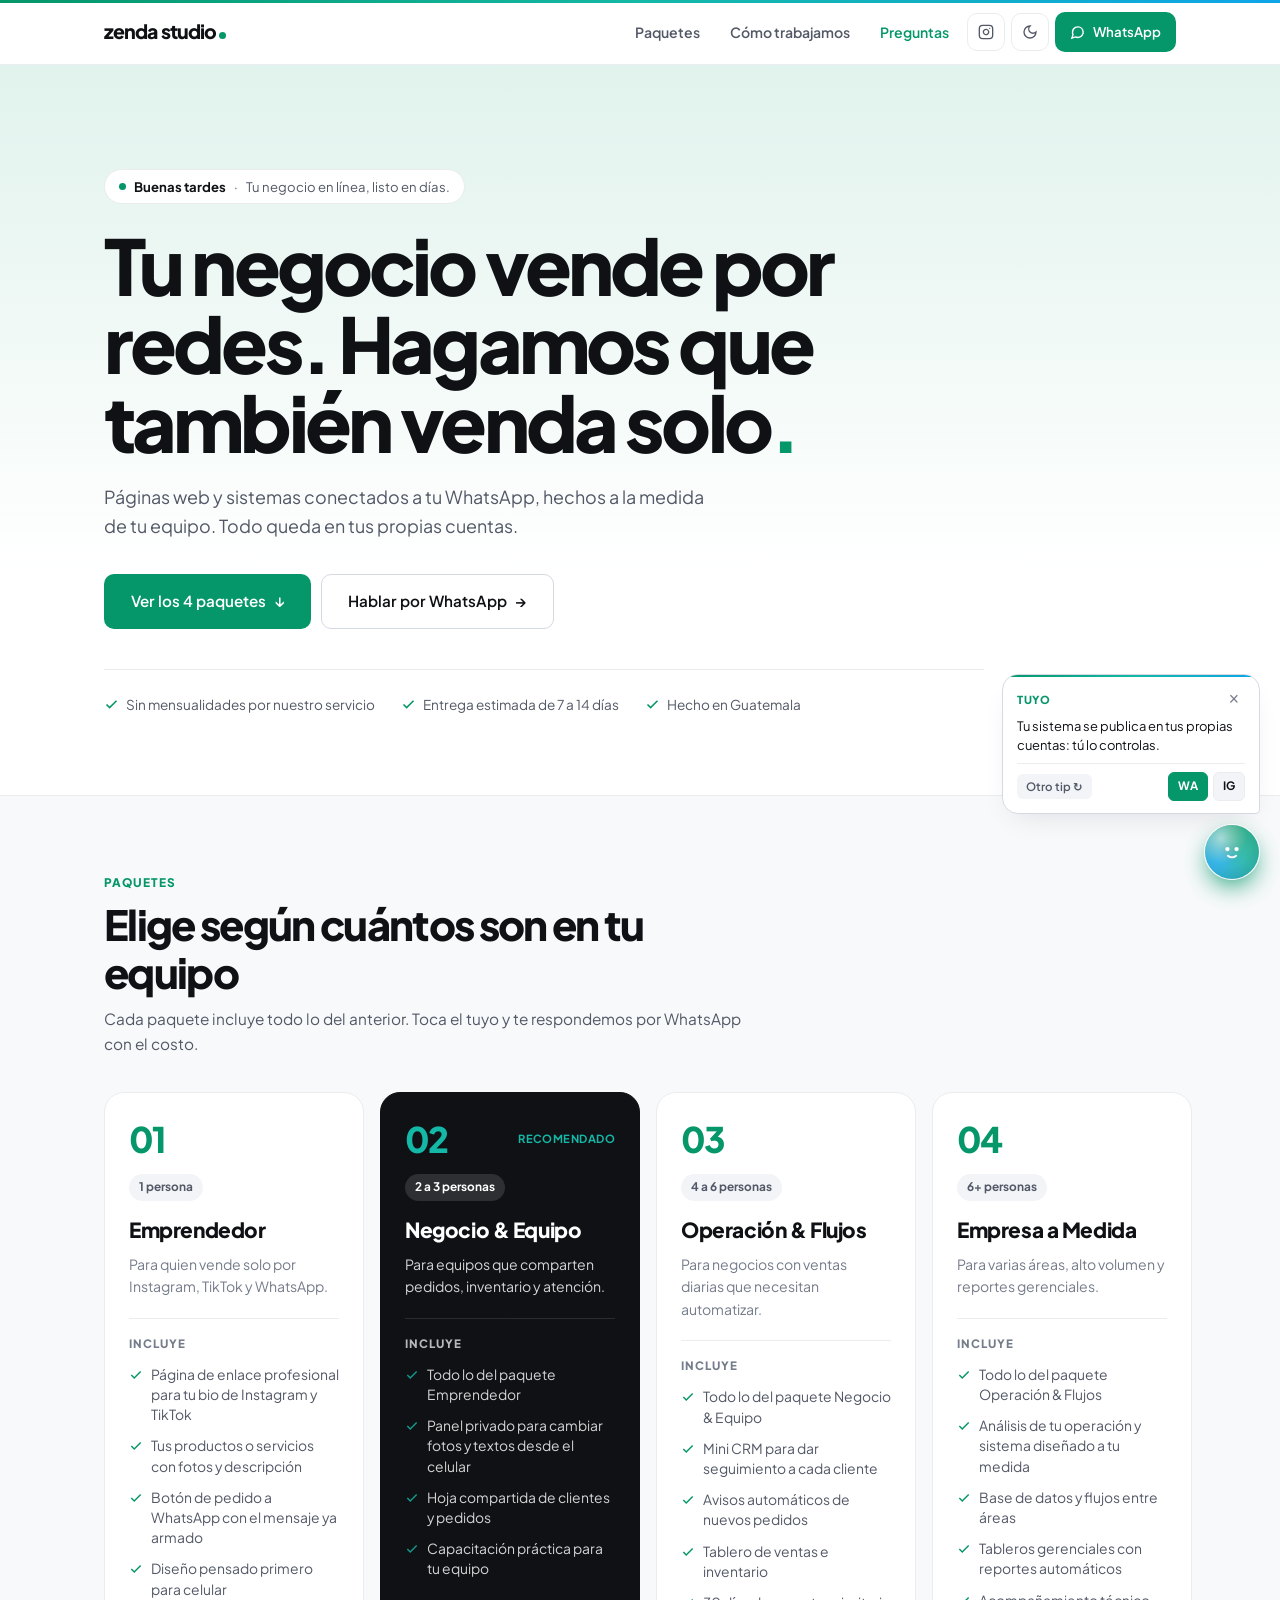
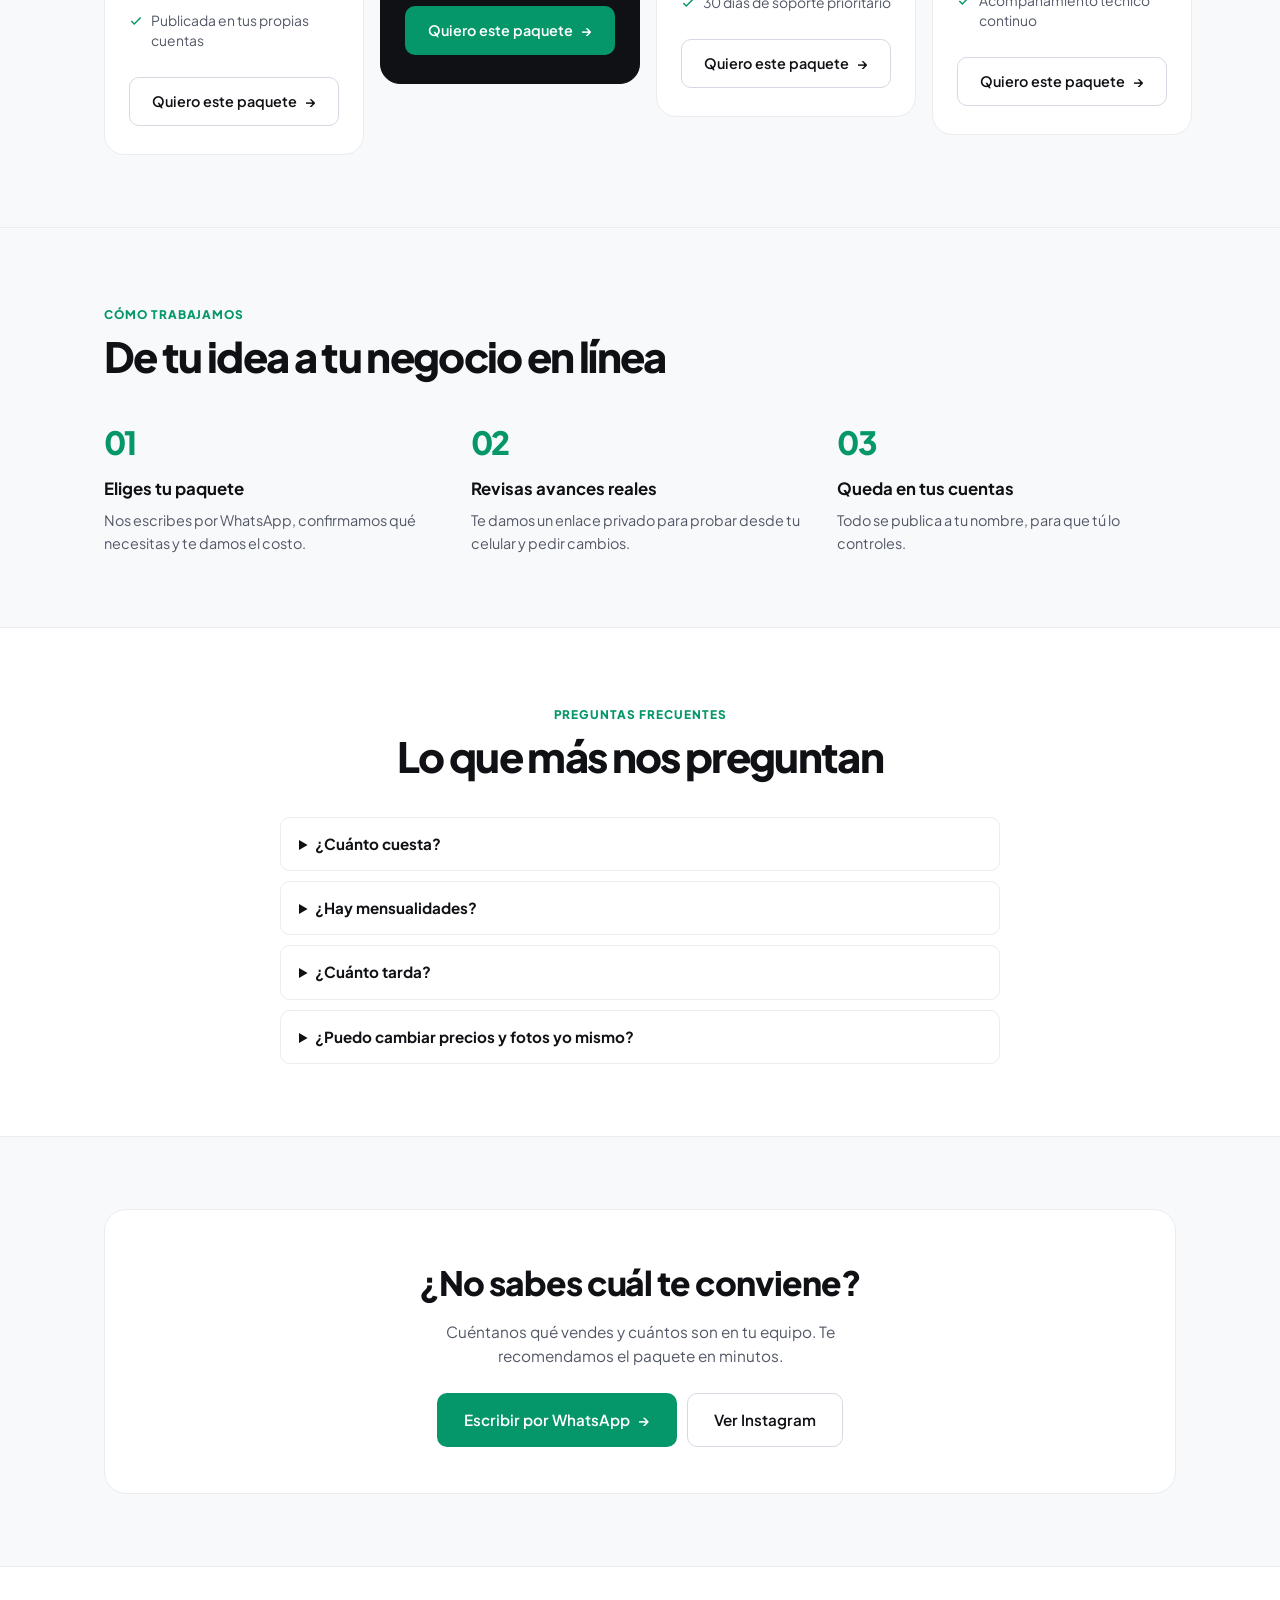
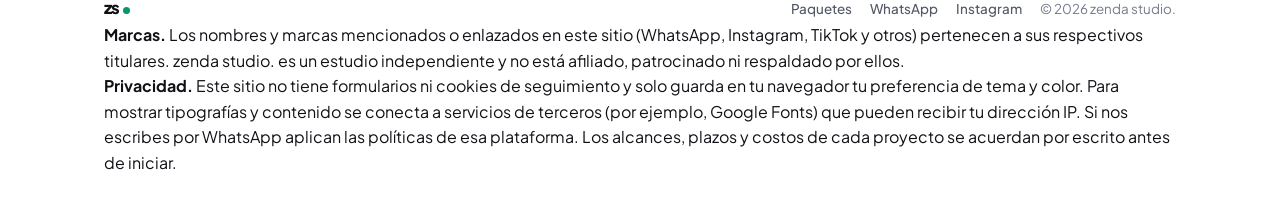
<file: docs/index.html>
<!DOCTYPE html>
<html lang="es" data-theme="light">
<head>
  <meta charset="UTF-8" />
  <meta name="viewport" content="width=device-width, initial-scale=1.0" />
  <title>zenda studio. — Páginas web y sistemas para emprendedores en Guatemala</title>
  <meta name="description" content="4 paquetes de páginas web y sistemas conectados a tu WhatsApp, para 1 persona hasta empresas. Guatemala." />
  <link rel="canonical" href="https://cabreera07.github.io/Zenda_Studio/" />
  <meta name="theme-color" content="#0066ff" />
  <meta property="og:type" content="website" />
  <meta property="og:locale" content="es_GT" />
  <meta property="og:site_name" content="zenda studio." />
  <meta property="og:title" content="zenda studio. — Sistemas web que convierten visitas en ventas" />
  <meta property="og:description" content="4 paquetes conectados a tu WhatsApp, a la medida de tu equipo." />
  <meta property="og:url" content="https://cabreera07.github.io/Zenda_Studio/" />
  <meta name="twitter:card" content="summary" />
  <link rel="icon" type="image/svg+xml" href="favicon.svg" />
  <link rel="preconnect" href="https://fonts.googleapis.com" />
  <link rel="preconnect" href="https://fonts.gstatic.com" crossorigin />
  <link href="https://fonts.googleapis.com/css2?family=Plus+Jakarta+Sans:wght@400;500;600;700;800&display=swap" rel="stylesheet" />
  <link rel="stylesheet" href="css/styles.css" />
  <script>document.documentElement.classList.add('js');setTimeout(function(){if(!window.__zendaReady)document.documentElement.classList.remove('js')},4000);</script>
  <script type="application/ld+json">
  {"@context":"https://schema.org","@type":"ProfessionalService","name":"zenda studio.","url":"https://cabreera07.github.io/Zenda_Studio/","telephone":"+50258798301","areaServed":"GT","description":"Páginas web y sistemas conectados a WhatsApp para negocios en Guatemala.","sameAs":["https://www.instagram.com/zenda.studio.gt/"]}
  </script>
</head>
<body>
  <a href="#contenido" class="skip-link">Saltar al contenido</a>
  <div id="promo-bar" class="promo-bar" hidden></div>

  <header class="navbar">
    <div class="container nav-inner">
      <a href="#inicio" class="brand-logo" aria-label="zenda studio, inicio"><span>zenda studio</span><span class="brand-dot"></span></a>
      <nav class="nav-right" aria-label="Navegación principal">
        <a href="#planes" class="nav-link nav-hide-sm">Paquetes</a>
        <a href="#catalogo" id="nav-catalogo" class="nav-link nav-hide-sm" hidden>Catálogo</a>
        <a href="#proceso" class="nav-link nav-hide-sm">Cómo trabajamos</a>
        <a href="#faq" class="nav-link nav-hide-sm">Preguntas</a>
        <a href="https://www.instagram.com/zenda.studio.gt/" target="_blank" rel="noopener" class="icon-btn" title="Instagram @zenda.studio.gt" aria-label="Instagram">
          <svg width="16" height="16" viewBox="0 0 24 24" fill="none" stroke="currentColor" stroke-width="2" stroke-linecap="round" stroke-linejoin="round"><rect width="20" height="20" x="2" y="2" rx="5" ry="5"/><path d="M16 11.37A4 4 0 1 1 12.63 8 4 4 0 0 1 16 11.37z"/><line x1="17.5" x2="17.51" y1="6.5" y2="6.5"/></svg>
        </a>
        <button id="theme-toggle" class="icon-btn" type="button" title="Modo oscuro / claro" aria-label="Cambiar tema"></button>
        <a href="#" class="btn btn-primary btn-sm js-wa-general" target="_blank" rel="noopener">
          <svg width="15" height="15" viewBox="0 0 24 24" fill="none" stroke="currentColor" stroke-width="2.2" aria-hidden="true"><path d="M21 11.5a8.38 8.38 0 0 1-.9 3.8 8.5 8.5 0 0 1-7.6 4.7 8.38 8.38 0 0 1-3.8-.9L3 21l1.9-5.7a8.38 8.38 0 0 1-.9-3.8 8.5 8.5 0 0 1 4.7-7.6 8.38 8.38 0 0 1 3.8-.9h.5a8.48 8.48 0 0 1 8 8v.5z"/></svg>
          <span class="nav-wa-label">WhatsApp</span>
        </a>
      </nav>
    </div>
  </header>

  <main id="contenido">
    <section id="inicio" class="hero">
      <div class="container">
        <div class="hero-inner">
          <div class="greeting-pill">
            <span class="greeting-dot"></span>
            <span id="greeting-time" class="greeting-strong">Hola</span>
            <span>&middot;</span>
            <span id="greeting-phrase">Haz que tu negocio venda en automático.</span>
          </div>
          <h1>Tu negocio vende por redes. Hagamos que también venda solo<span class="text-accent">.</span></h1>
          <p class="hero-sub">Páginas web y sistemas conectados a tu WhatsApp, hechos a la medida de tu equipo. Todo queda en tus propias cuentas.</p>
          <div class="hero-actions">
            <a href="#planes" class="btn btn-primary btn-lg"><span>Ver los 4 paquetes</span><span class="arr" aria-hidden="true">&darr;</span></a>
            <a href="#" class="btn btn-secondary btn-lg js-wa-general" target="_blank" rel="noopener"><span>Hablar por WhatsApp</span><span class="arr" aria-hidden="true">&rarr;</span></a>
          </div>
          <ul class="trust-strip">
            <li><svg width="15" height="15" viewBox="0 0 24 24" fill="none" stroke="currentColor" stroke-width="2.5" aria-hidden="true"><polyline points="20 6 9 17 4 12"/></svg> Sin mensualidades por nuestro servicio</li>
            <li><svg width="15" height="15" viewBox="0 0 24 24" fill="none" stroke="currentColor" stroke-width="2.5" aria-hidden="true"><polyline points="20 6 9 17 4 12"/></svg> Entrega estimada de 7 a 14 días</li>
            <li><svg width="15" height="15" viewBox="0 0 24 24" fill="none" stroke="currentColor" stroke-width="2.5" aria-hidden="true"><polyline points="20 6 9 17 4 12"/></svg> Hecho en Guatemala</li>
          </ul>
        </div>
      </div>
    </section>

    <section id="planes" class="section section-subtle">
      <div class="container">
        <div class="section-head reveal">
          <span class="kicker">Paquetes</span>
          <h2>Elige según cuántos son en tu equipo</h2>
          <p>Cada paquete incluye todo lo del anterior. Toca el tuyo y te respondemos por WhatsApp con el costo.</p>
        </div>
        <div id="plans-grid" class="plans-grid">
          <noscript><p class="empty-state">Activa JavaScript para ver los paquetes, o escríbenos por WhatsApp: +502 5879-8301.</p></noscript>
        </div>
      </div>
    </section>

    <section id="catalogo" class="section" hidden>
      <div class="container">
        <div class="section-head reveal">
          <span class="kicker">Catálogo</span>
          <h2>Servicios individuales</h2>
          <p>¿Necesitas algo puntual? Elige un servicio y te atendemos por WhatsApp.</p>
        </div>
        <div id="filtros-categorias" class="tag-bar" role="group" aria-label="Filtrar por categoría" style="margin-bottom:24px;"></div>
        <div id="catalogo-grid" class="catalog-grid"></div>
      </div>
    </section>

    <section id="proceso" class="section section-subtle">
      <div class="container">
        <div class="section-head reveal">
          <span class="kicker">Cómo trabajamos</span>
          <h2>De tu idea a tu negocio en línea</h2>
        </div>
        <div class="steps-row">
          <div class="step-item reveal" style="--d:0ms"><span class="step-num">01</span><h3>Eliges tu paquete</h3><p>Nos escribes por WhatsApp, confirmamos qué necesitas y te damos el costo.</p></div>
          <div class="step-item reveal" style="--d:90ms"><span class="step-num">02</span><h3>Revisas avances reales</h3><p>Te damos un enlace privado para probar desde tu celular y pedir cambios.</p></div>
          <div class="step-item reveal" style="--d:180ms"><span class="step-num">03</span><h3>Queda en tus cuentas</h3><p>Todo se publica a tu nombre, para que tú lo controles.</p></div>
        </div>
      </div>
    </section>

    <section id="faq" class="section">
      <div class="container">
        <div class="section-head centered reveal"><span class="kicker">Preguntas frecuentes</span><h2>Lo que más nos preguntan</h2></div>
        <div class="faq reveal">
          <details><summary>¿Cuánto cuesta?</summary><p>Depende del paquete y de lo que necesites. Escríbenos por WhatsApp y te cotizamos.</p></details>
          <details><summary>¿Hay mensualidades?</summary><p>Nuestro servicio se paga una sola vez. Tu sitio puede usar servicios de terceros, cada uno con sus propias condiciones; te explicamos cuáles antes de empezar.</p></details>
          <details><summary>¿Cuánto tarda?</summary><p>Estimamos entre 7 y 14 días, según el alcance y qué tan rápido nos envíes fotos y textos.</p></details>
          <details><summary>¿Puedo cambiar precios y fotos yo mismo?</summary><p>Sí, según el paquete: desde un panel privado o una hoja de cálculo, sin tocar código.</p></details>
        </div>
      </div>
    </section>

    <section class="section section-subtle">
      <div class="container">
        <div class="cta-card reveal">
          <h2>¿No sabes cuál te conviene?</h2>
          <p>Cuéntanos qué vendes y cuántos son en tu equipo. Te recomendamos el paquete en minutos.</p>
          <div class="cta-actions">
            <a href="#" class="btn btn-primary btn-lg js-wa-general" target="_blank" rel="noopener"><span>Escribir por WhatsApp</span><span class="arr" aria-hidden="true">&rarr;</span></a>
            <a href="https://www.instagram.com/zenda.studio.gt/" target="_blank" rel="noopener" class="btn btn-secondary btn-lg">Ver Instagram</a>
          </div>
        </div>
      </div>
    </section>
  </main>

  <div id="service-modal" class="modal-overlay" hidden>
    <div class="modal-card" role="dialog" aria-modal="true" aria-labelledby="modal-title">
      <button type="button" id="modal-close" class="modal-close" aria-label="Cerrar">&times;</button>
      <div id="modal-media" class="modal-media"></div>
      <div id="modal-thumbs" class="modal-thumbs"></div>
      <div class="modal-body">
        <span id="modal-cat" class="kicker"></span>
        <div class="card-head">
          <h2 id="modal-title" style="font-size:1.35rem;"></h2>
          <span id="modal-price" class="card-price" style="font-size:1.2rem;"></span>
        </div>
        <p id="modal-desc" class="card-desc"></p>
        <ul id="modal-features" class="feature-list"></ul>
        <div class="modal-actions">
          <a href="#" id="modal-wa-btn" data-svc="" target="_blank" rel="noopener" class="btn btn-primary"><span>Pedir por WhatsApp</span><span class="arr" aria-hidden="true">&rarr;</span></a>
        </div>
      </div>
    </div>
  </div>

  <footer class="footer">
    <div class="container">
      <div class="footer-inner">
        <div class="brand-logo" style="font-size:1.05rem;cursor:default;"><span>zs</span><span id="secret-dot" class="brand-dot"></span></div>
        <div class="footer-links">
          <a href="#planes">Paquetes</a>
          <a href="#" class="js-wa-general" target="_blank" rel="noopener">WhatsApp</a>
          <a href="https://www.instagram.com/zenda.studio.gt/" target="_blank" rel="noopener">Instagram</a>
          <span>&copy; <span id="year"></span> zenda studio.</span>
        </div>
      </div>
      <div class="legal">
        <p><strong>Marcas.</strong> Los nombres y marcas mencionados o enlazados en este sitio (WhatsApp, Instagram, TikTok y otros) pertenecen a sus respectivos titulares. zenda studio. es un estudio independiente y no está afiliado, patrocinado ni respaldado por ellos.</p>
        <p><strong>Privacidad.</strong> Este sitio no tiene formularios ni cookies de seguimiento y solo guarda en tu navegador tu preferencia de tema y color. Para mostrar tipografías y contenido se conecta a servicios de terceros (por ejemplo, Google Fonts) que pueden recibir tu dirección IP. Si nos escribes por WhatsApp aplican las políticas de esa plataforma. Los alcances, plazos y costos de cada proyecto se acuerdan por escrito antes de iniciar.</p>
      </div>
    </div>
  </footer>

  <div id="zenda-bot" class="zenda-bot" aria-live="polite">
    <div id="bot-bubble" class="bot-bubble">
      <div class="bot-bubble-head">
        <span id="bot-tag" class="bot-tag">Zenda Tip</span>
        <button type="button" id="bot-close" class="bot-close" aria-label="Ocultar mensaje">&times;</button>
      </div>
      <div id="bot-msg">¿Vendes por IG o TikTok? Convierte tus visitas en pedidos directos a WhatsApp.</div>
      <div class="bot-bubble-foot">
        <button type="button" id="bot-next" class="bot-next-btn">Otro tip &#8635;</button>
        <div class="bot-links">
          <a href="#" class="bot-chip primary js-wa-general" target="_blank" rel="noopener">WA</a>
          <a href="https://www.instagram.com/zenda.studio.gt/" class="bot-chip" target="_blank" rel="noopener">IG</a>
        </div>
      </div>
    </div>
    <button type="button" id="bot-orb" class="bot-orb" aria-label="Asistente Zenda">
      <span class="bot-orb-mesh"></span><span class="bot-orb-glass"></span>
      <svg viewBox="0 0 36 36" fill="none" aria-hidden="true">
        <g class="bot-eye-group"><circle id="eye-l" cx="12.5" cy="14.5" r="2.6" fill="#fff"/><circle id="eye-r" cx="23.5" cy="14.5" r="2.6" fill="#fff"/></g>
        <path id="bot-mouth" d="M13 22.5 Q18 26.5 23 22.5" stroke="#fff" stroke-width="2.2" stroke-linecap="round" fill="none"/>
      </svg>
    </button>
  </div>

  <script src="js/app.js" defer></script>
</body>
</html>
</file>
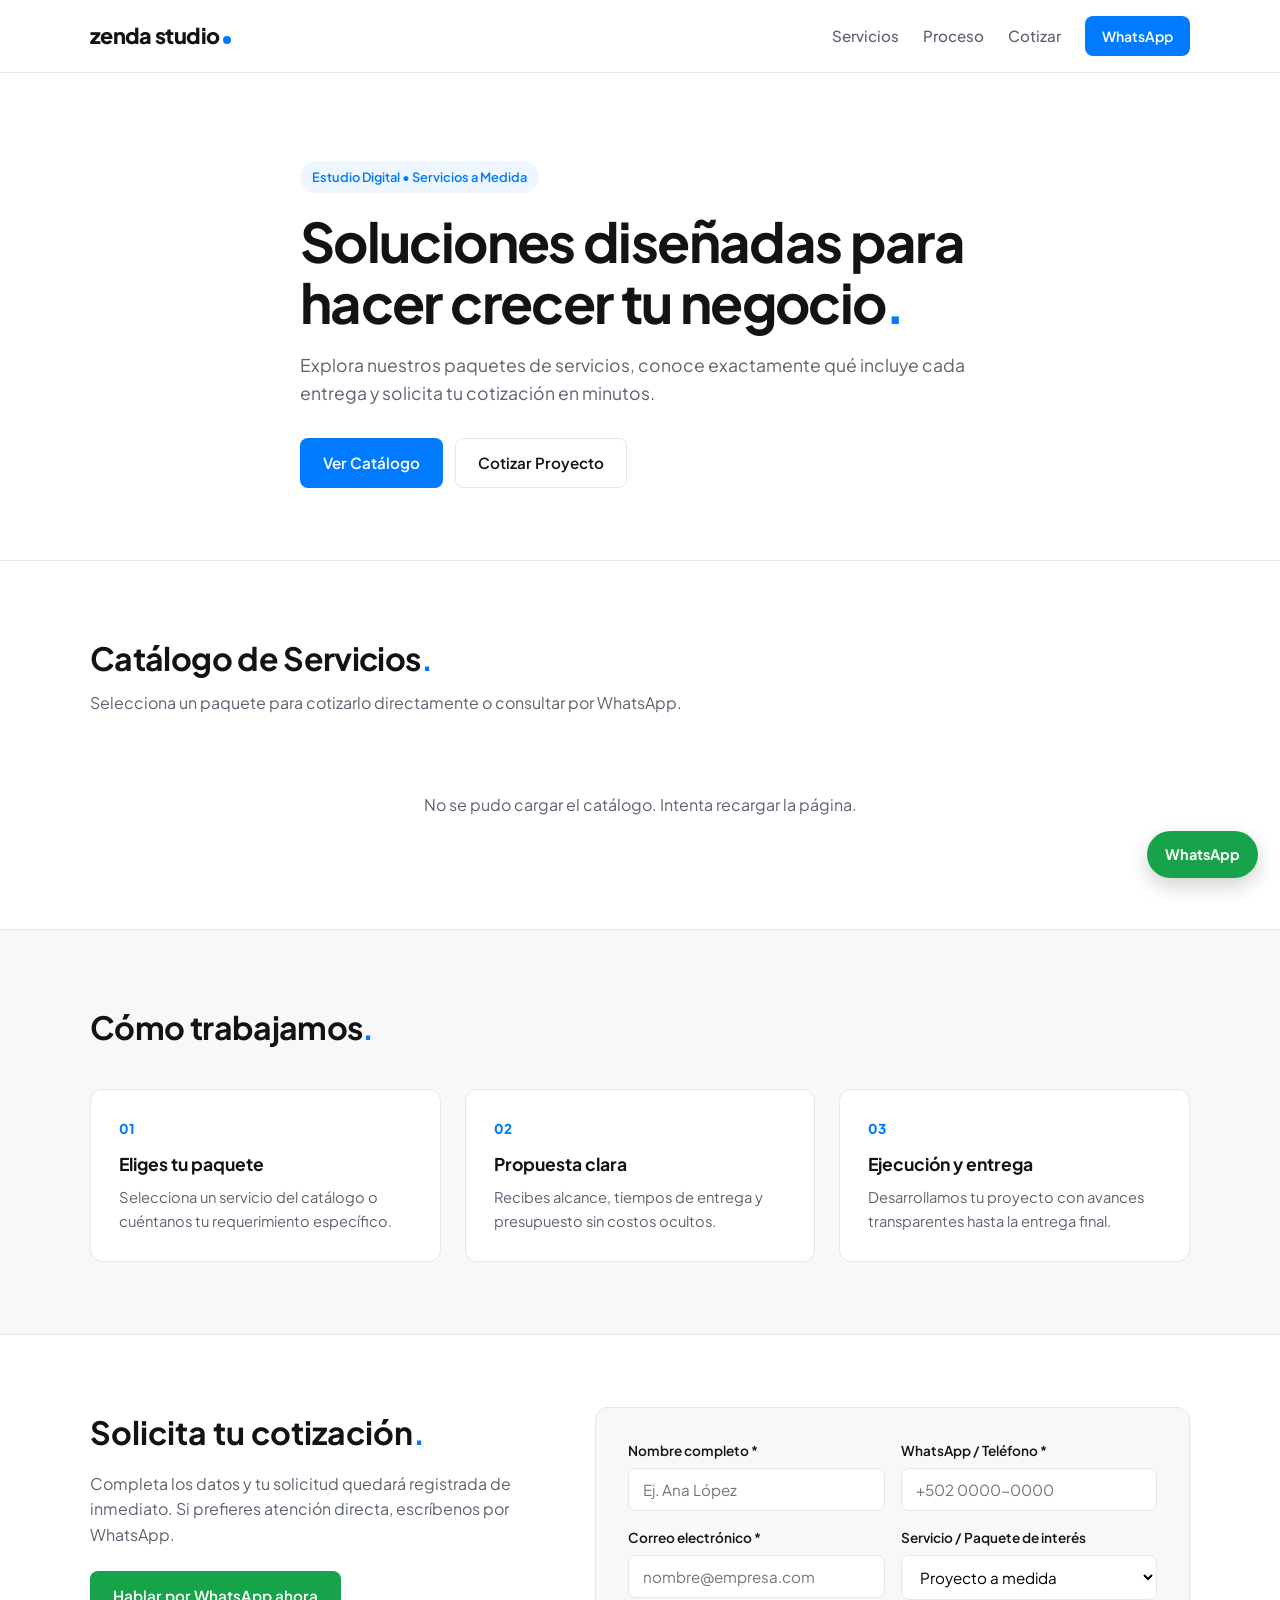
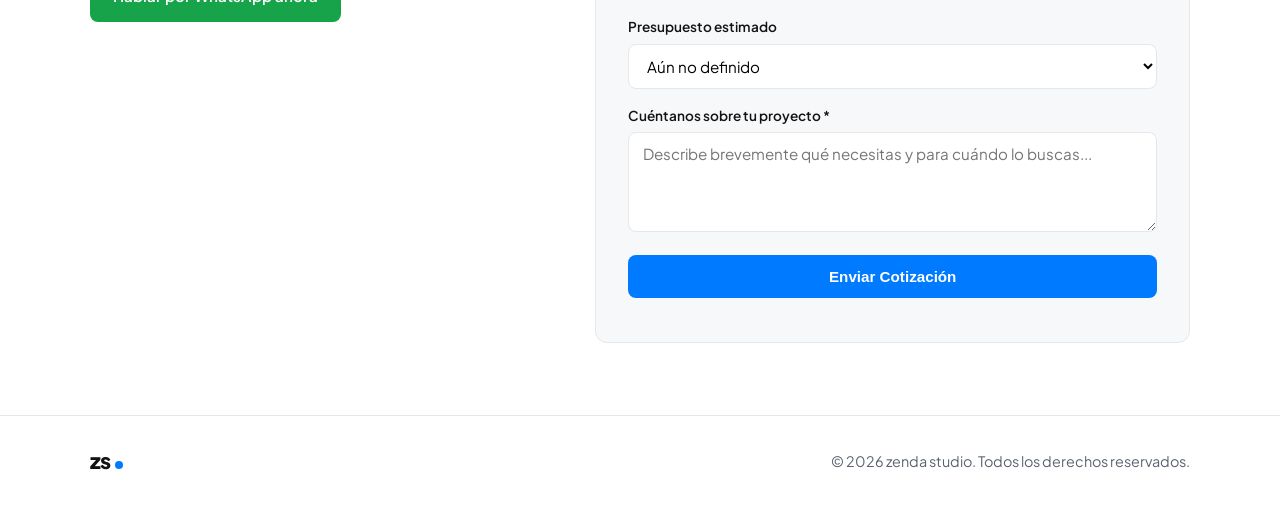
<file: zenda-studio-web/frontend/index.html>
﻿<!DOCTYPE html>
<html lang="es">
<head>
  <meta charset="UTF-8" />
  <meta name="viewport" content="width=device-width, initial-scale=1.0" />
  <title>zenda studio. | Soluciones Digitales y Servicios</title>
  <meta name="description" content="Catálogo de servicios, paquetes y cotizaciones en línea de Zenda Studio." />
  <link rel="preconnect" href="https://fonts.googleapis.com">
  <link href="https://fonts.googleapis.com/css2?family=Plus+Jakarta+Sans:wght@400;500;600;700;800&display=swap" rel="stylesheet">
  <link rel="stylesheet" href="css/styles.css" />
</head>
<body>
  <header class="navbar">
    <div class="container nav-content">
      <a href="#" class="brand-logo" aria-label="zenda studio">
        <span class="brand-text">zenda studio</span><span class="brand-dot"></span>
      </a>
      <nav class="nav-links">
        <a href="#catalogo">Servicios</a>
        <a href="#proceso">Proceso</a>
        <a href="#cotizar">Cotizar</a>
        <a href="#" id="nav-whatsapp" class="btn btn-primary btn-sm" target="_blank" rel="noopener">WhatsApp</a>
      </nav>
    </div>
  </header>

  <section class="hero">
    <div class="container hero-content">
      <span class="badge">Estudio Digital &bull; Servicios a Medida</span>
      <h1>Soluciones diseñadas para hacer crecer tu negocio<span class="text-accent">.</span></h1>
      <p>Explora nuestros paquetes de servicios, conoce exactamente qué incluye cada entrega y solicita tu cotización en minutos.</p>
      <div class="hero-actions">
        <a href="#catalogo" class="btn btn-primary">Ver Catálogo</a>
        <a href="#cotizar" class="btn btn-outline">Cotizar Proyecto</a>
      </div>
    </div>
  </section>

  <section id="catalogo" class="section">
    <div class="container">
      <div class="section-header">
        <div>
          <h2>Catálogo de Servicios<span class="text-accent">.</span></h2>
          <p class="subtitle">Selecciona un paquete para cotizarlo directamente o consultar por WhatsApp.</p>
        </div>
        <div id="filtros-categorias" class="filter-bar"></div>
      </div>
      <div id="catalogo-grid" class="catalog-grid">
        <div class="loading-state">Cargando catálogo de servicios...</div>
      </div>
    </div>
  </section>

  <section id="proceso" class="section section-alt">
    <div class="container">
      <div class="section-header">
        <h2>Cómo trabajamos<span class="text-accent">.</span></h2>
      </div>
      <div class="steps-grid">
        <div class="step-card">
          <span class="step-num">01</span>
          <h3>Eliges tu paquete</h3>
          <p>Selecciona un servicio del catálogo o cuéntanos tu requerimiento específico.</p>
        </div>
        <div class="step-card">
          <span class="step-num">02</span>
          <h3>Propuesta clara</h3>
          <p>Recibes alcance, tiempos de entrega y presupuesto sin costos ocultos.</p>
        </div>
        <div class="step-card">
          <span class="step-num">03</span>
          <h3>Ejecución y entrega</h3>
          <p>Desarrollamos tu proyecto con avances transparentes hasta la entrega final.</p>
        </div>
      </div>
    </div>
  </section>

  <section id="cotizar" class="section">
    <div class="container quote-wrapper">
      <div class="quote-info">
        <h2>Solicita tu cotización<span class="text-accent">.</span></h2>
        <p>Completa los datos y tu solicitud quedará registrada de inmediato. Si prefieres atención directa, escríbenos por WhatsApp.</p>
        <div class="contact-details">
          <a href="#" id="direct-whatsapp" class="btn btn-whatsapp" target="_blank" rel="noopener">Hablar por WhatsApp ahora</a>
        </div>
      </div>

      <form id="quote-form" class="quote-form">
        <div class="form-row">
          <div class="form-group">
            <label for="nombre">Nombre completo *</label>
            <input type="text" id="nombre" required placeholder="Ej. Ana López" />
          </div>
          <div class="form-group">
            <label for="telefono">WhatsApp / Teléfono *</label>
            <input type="tel" id="telefono" required placeholder="+502 0000-0000" />
          </div>
        </div>
        <div class="form-row">
          <div class="form-group">
            <label for="correo">Correo electrónico *</label>
            <input type="email" id="correo" required placeholder="nombre@empresa.com" />
          </div>
          <div class="form-group">
            <label for="paquete">Servicio / Paquete de interés</label>
            <select id="paquete">
              <option value="Proyecto a medida">Proyecto a medida</option>
            </select>
          </div>
        </div>
        <div class="form-group">
          <label for="presupuesto">Presupuesto estimado</label>
          <select id="presupuesto">
            <option value="Por definir">Aún no definido</option>
            <option value="Menos de Q1,500">Menos de Q1,500</option>
            <option value="Q1,500 - Q3,500">Q1,500 - Q3,500</option>
            <option value="Más de Q3,500">Más de Q3,500</option>
          </select>
        </div>
        <div class="form-group">
          <label for="mensaje">Cuéntanos sobre tu proyecto *</label>
          <textarea id="mensaje" rows="4" required placeholder="Describe brevemente qué necesitas y para cuándo lo buscas..."></textarea>
        </div>
        <div class="form-actions">
          <button type="submit" id="btn-submit" class="btn btn-primary btn-full">Enviar Cotización</button>
        </div>
        <p id="form-status" class="form-status"></p>
      </form>
    </div>
  </section>

  <footer class="footer">
    <div class="container footer-content">
      <div class="brand-logo"><span class="brand-text">zs</span><span class="brand-dot"></span></div>
      <p>&copy; <span id="year"></span> zenda studio. Todos los derechos reservados.</p>
    </div>
  </footer>

  <a href="#" id="float-whatsapp" class="whatsapp-float" target="_blank" rel="noopener" aria-label="Contactar por WhatsApp">WhatsApp</a>
  <script src="js/app.js"></script>
</body>
</html>
</file>
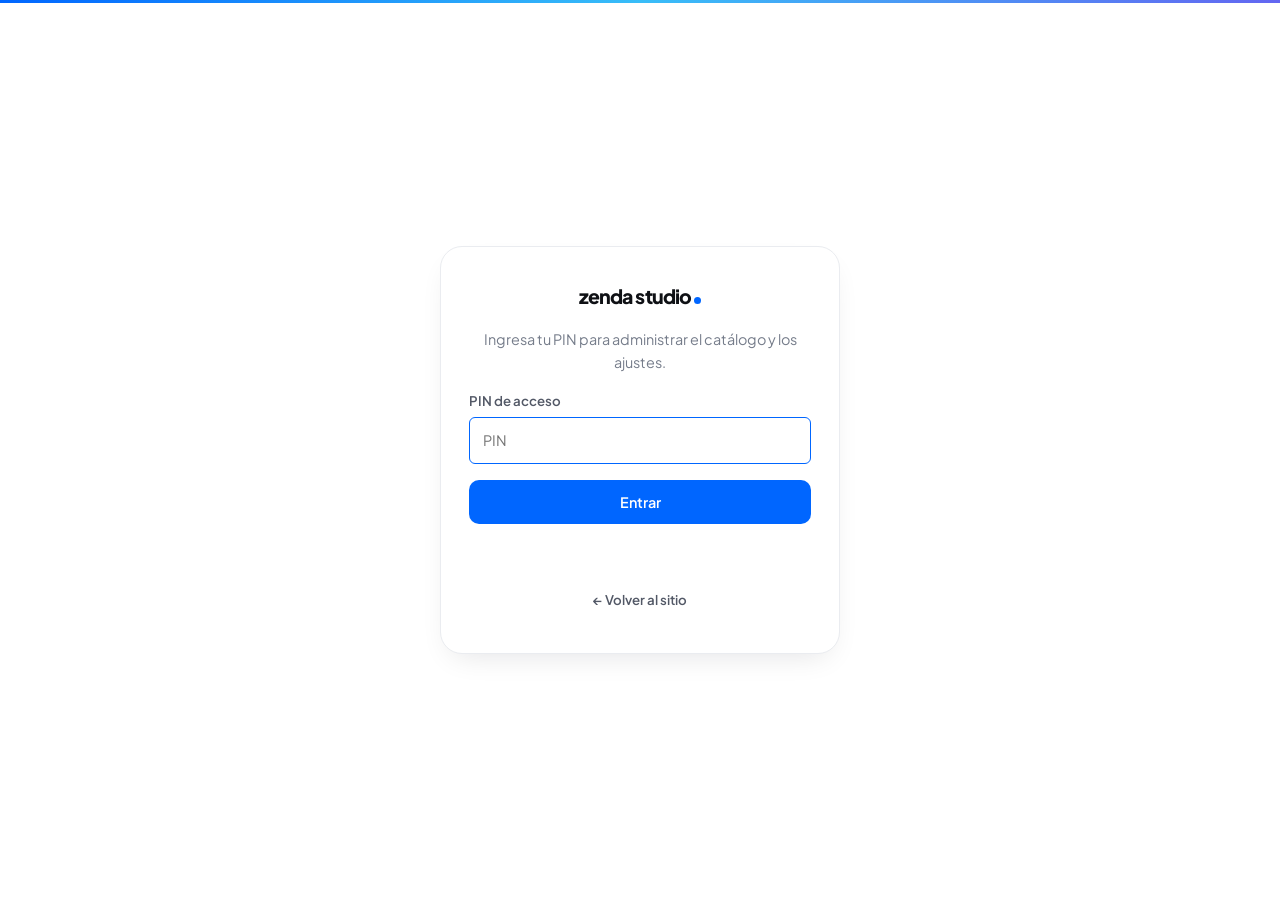
<file: docs/admin.html>
<!DOCTYPE html>
<html lang="es" data-theme="light">
<head>
  <meta charset="UTF-8" />
  <meta name="viewport" content="width=device-width, initial-scale=1.0" />
  <meta name="robots" content="noindex, nofollow" />
  <title>Panel — zenda studio.</title>
  <link rel="icon" type="image/svg+xml" href="favicon.svg" />
  <link rel="preconnect" href="https://fonts.googleapis.com" />
  <link href="https://fonts.googleapis.com/css2?family=Plus+Jakarta+Sans:wght@400;500;600;700;800&display=swap" rel="stylesheet" />
  <link rel="stylesheet" href="css/styles.css" />
  <style>
    body::before{transform:none}
    .lock{flex:1;display:grid;place-items:center;padding:20px}
    .lock-card{width:min(400px,100%);background:var(--surface);border:1px solid var(--border);border-radius:var(--radius-lg);padding:34px 28px;box-shadow:var(--shadow-md);text-align:center;display:grid;gap:16px}
    .adm-top{display:flex;align-items:center;justify-content:space-between;gap:12px;flex-wrap:wrap;padding:12px 24px;border-bottom:1px solid var(--border);background:var(--surface);position:sticky;top:0;z-index:100}
    .adm-left{display:flex;align-items:center;gap:22px;flex-wrap:wrap}
    .adm-tabs{display:flex;gap:4px}
    .adm-tab{border:none;background:transparent;color:var(--text-2);font:inherit;font-size:.9rem;font-weight:600;padding:8px 14px;border-radius:var(--radius-sm);cursor:pointer}
    .adm-tab:hover{background:var(--surface-2);color:var(--text)}
    .adm-tab.active{background:var(--accent-soft);color:var(--accent)}
    .adm-right{display:flex;align-items:center;gap:8px}
    .adm-main{max-width:1180px;margin:0 auto;padding:28px 24px 80px;width:100%}
    .adm-head{display:flex;justify-content:space-between;align-items:center;flex-wrap:wrap;gap:14px;margin-bottom:22px}
    .adm-head h1{font-size:1.5rem;letter-spacing:-.03em}
    .adm-head p{font-size:.88rem;color:var(--text-muted)}
    .stats{display:grid;grid-template-columns:repeat(3,1fr);gap:12px;margin-bottom:22px}
    .stat{background:var(--surface);border:1px solid var(--border);border-radius:var(--radius);padding:14px 18px}
    .stat span{display:block;font-size:.8rem;color:var(--text-muted)}
    .stat strong{font-size:1.4rem;font-weight:800;letter-spacing:-.02em}
    .chip{display:inline-flex;font-size:.72rem;font-weight:700;padding:3px 9px;border-radius:99px}
    .chip.on{background:rgba(34,197,94,.16);color:#16a34a}
    .chip.off{background:rgba(239,68,68,.16);color:#ef4444}
    .no-img{height:100%;display:grid;place-items:center;color:var(--text-muted);font-size:.85rem}
    .acts{display:flex;gap:6px;padding-top:12px;border-top:1px solid var(--border);margin-top:auto}
    .inv{background:var(--surface);border:1px solid var(--border);border-radius:var(--radius);overflow:hidden}
    .inv-row{display:grid;grid-template-columns:64px 1.6fr 130px 100px auto;align-items:center;gap:14px;padding:12px 18px;border-bottom:1px solid var(--border)}
    .inv-row:last-child{border-bottom:none}
    .inv-thumb{width:60px;height:42px;border-radius:6px;overflow:hidden;background:var(--surface-2)}
    .inv-thumb img{width:100%;height:100%;object-fit:cover;display:block}
    .tag-group{margin-bottom:30px}
    .tag-group h3{font-size:1.05rem;margin-bottom:12px;padding-bottom:8px;border-bottom:1px solid var(--border)}
    .editor{background:var(--surface);border:1px solid var(--border-strong);border-radius:var(--radius-lg);max-width:1040px;width:100%;max-height:92vh;overflow:hidden;display:grid;grid-template-columns:1.1fr .9fr;box-shadow:var(--shadow-lg)}
    .ed-left{padding:26px 28px;overflow-y:auto;max-height:92vh}
    .ed-right{background:var(--surface-2);border-left:1px solid var(--border);padding:26px;overflow-y:auto;max-height:92vh}
    .drop{display:block;border:1.5px dashed var(--border-strong);border-radius:var(--radius-sm);padding:16px;text-align:center;background:var(--surface-2);cursor:pointer}
    .drop:hover{border-color:var(--accent)}
    .media-grid{display:grid;grid-template-columns:repeat(auto-fill,minmax(96px,1fr));gap:8px;margin-top:10px}
    .tile{position:relative;aspect-ratio:16/10;border-radius:8px;overflow:hidden;border:2px solid var(--border);background:var(--surface-2);cursor:pointer}
    .tile.cover{border-color:var(--accent)}
    .tile img{width:100%;height:100%;object-fit:cover;display:block}
    .tile .tag{position:absolute;bottom:4px;left:4px;background:var(--accent);color:#fff;font-size:.65rem;font-weight:700;padding:1px 6px;border-radius:4px}
    .tile .del{position:absolute;top:4px;right:4px;width:20px;height:20px;border-radius:50%;border:none;background:rgba(0,0,0,.75);color:#fff;cursor:pointer;font-size:.78rem;line-height:1}
    .tile .vid{height:100%;display:grid;place-items:center;font-size:.72rem;font-weight:700}
    @media (max-width:900px){
      .stats{grid-template-columns:1fr 1fr 1fr}
      .editor{grid-template-columns:1fr}
      .ed-right{border-left:none;border-top:1px solid var(--border)}
      .inv-row{grid-template-columns:54px 1fr auto}
      .hide-sm{display:none}
      .adm-main{padding:20px 16px 80px}
      .adm-top{padding:10px 16px}
    }
  </style>
</head>
<body>

  <section id="lock" class="lock">
    <form id="lock-form" class="lock-card">
      <div class="brand-logo" style="justify-content:center;"><span>zenda studio</span><span class="brand-dot"></span></div>
      <p style="color:var(--text-muted);font-size:.9rem;">Ingresa tu PIN para administrar el catálogo y los ajustes.</p>
      <div class="field" style="text-align:left;">
        <label for="pin-input">PIN de acceso</label>
        <input type="password" id="pin-input" required placeholder="PIN" autocomplete="current-password" autofocus />
      </div>
      <button type="submit" id="btn-unlock" class="btn btn-primary btn-full">Entrar</button>
      <p id="lock-error" class="status-msg" style="color:#ef4444;"></p>
      <a href="index.html" class="btn btn-ghost btn-sm">&larr; Volver al sitio</a>
    </form>
  </section>

  <div id="app" hidden>
    <header class="adm-top">
      <div class="adm-left">
        <a href="index.html" class="brand-logo"><span>zenda studio</span><span class="brand-dot"></span></a>
        <nav class="adm-tabs" aria-label="Secciones">
          <button type="button" class="adm-tab active" data-tab="tab-catalog">Catálogo</button>
          <button type="button" class="adm-tab" data-tab="tab-config">Ajustes</button>
        </nav>
      </div>
      <div class="adm-right">
        <a href="index.html" target="_blank" rel="noopener" class="btn btn-secondary btn-sm">Ver sitio &nearr;</a>
        <button id="theme-toggle" class="icon-btn" type="button" aria-label="Cambiar tema"></button>
        <button id="btn-logout" class="btn btn-ghost btn-sm" type="button">Bloquear</button>
      </div>
    </header>

    <main class="adm-main">
      <section id="tab-catalog" class="tab">
        <div class="adm-head">
          <div><h1>Catálogo</h1><p>Lo que actives aquí aparece en la sección Catálogo del sitio.</p></div>
          <button type="button" id="btn-new" class="btn btn-primary">+ Nuevo servicio</button>
        </div>
        <div class="stats">
          <div class="stat"><span>Total</span><strong id="st-total">0</strong></div>
          <div class="stat"><span>Visibles en el sitio</span><strong id="st-active" style="color:#16a34a;">0</strong></div>
          <div class="stat"><span>Categorías</span><strong id="st-cats">0</strong></div>
        </div>
        <div class="catalog-toolbar">
          <div id="admin-tags" class="tag-bar"></div>
          <div style="display:flex;gap:10px;flex-wrap:wrap;align-items:center;">
            <div class="search-box">
              <svg width="15" height="15" viewBox="0 0 24 24" fill="none" stroke="currentColor" stroke-width="2" aria-hidden="true"><circle cx="11" cy="11" r="8"/><path d="m21 21-4.3-4.3"/></svg>
              <input type="search" id="admin-search" placeholder="Buscar..." aria-label="Buscar" />
            </div>
            <div class="view-switch" id="view-switch">
              <button type="button" class="active" data-view="cards">Tarjetas</button>
              <button type="button" data-view="list">Lista</button>
              <button type="button" data-view="tags">Por etiquetas</button>
            </div>
          </div>
        </div>
        <div id="admin-catalog"></div>
      </section>

      <section id="tab-config" class="tab" hidden>
        <div class="adm-head"><div><h1>Ajustes</h1><p>Cambios rápidos del sitio sin tocar código.</p></div></div>
        <form id="config-form" class="form-card" style="max-width:640px;">
          <div class="field"><label for="cfg-promo">Banner de aviso arriba del sitio (vacío = oculto)</label><input type="text" id="cfg-promo" placeholder="Ej. Este mes: diagnóstico gratuito de tu negocio" /></div>
          <div class="field"><label for="cfg-wa">WhatsApp (con código de país, solo números)</label><input type="text" id="cfg-wa" placeholder="50258798301" inputmode="numeric" /></div>
          <div class="field">
            <label for="cfg-precios">Precios en el catálogo</label>
            <select id="cfg-precios"><option value="NO">Ocultos (el cliente pregunta por WhatsApp)</option><option value="SI">Visibles</option></select>
          </div>
          <button type="submit" id="btn-cfg" class="btn btn-primary">Guardar ajustes</button>
          <p id="cfg-status" class="status-msg"></p>
        </form>
      </section>
    </main>
  </div>

  <div id="editor-overlay" class="modal-overlay" hidden>
    <div class="editor" role="dialog" aria-modal="true" aria-labelledby="editor-title">
      <div class="ed-left">
        <div style="display:flex;justify-content:space-between;align-items:center;margin-bottom:18px;">
          <h2 id="editor-title" style="font-size:1.25rem;">Nuevo servicio</h2>
          <button type="button" id="editor-close" class="icon-btn" aria-label="Cerrar">&times;</button>
        </div>
        <form id="item-form" style="display:grid;gap:14px;">
          <input type="hidden" id="edit-id" />
          <div class="form-row">
            <div class="field"><label for="f-cat">Etiqueta / categoría *</label><input type="text" id="f-cat" required placeholder="Sistemas web, Branding..." /></div>
            <div class="field"><label for="f-price">Precio (opcional)</label><input type="text" id="f-price" placeholder="Solo se muestra si lo activas en Ajustes" /></div>
          </div>
          <div class="field"><label for="f-name">Nombre *</label><input type="text" id="f-name" required placeholder="Ej. Catálogo en línea" /></div>
          <div class="field"><label for="f-desc">Descripción corta *</label><textarea id="f-desc" rows="2" required placeholder="Qué resuelve este servicio..."></textarea></div>
          <div class="field"><label for="f-feats">Incluye (separado por | )</label><input type="text" id="f-feats" placeholder="Diseño a medida|Botón a WhatsApp|Capacitación" /></div>
          <div class="field">
            <label>Imágenes, GIF o videos (clic en una para usarla de portada)</label>
            <label class="drop" for="file-uploader">
              <div style="font-weight:600;font-size:.86rem;color:var(--accent);">+ Subir archivos</div>
              <div style="font-size:.78rem;color:var(--text-muted);margin-top:2px;">JPG, PNG, GIF o MP4 · máx. 12 MB c/u</div>
              <input type="file" id="file-uploader" accept="image/*,video/mp4,video/webm" multiple hidden />
            </label>
            <div id="upload-status" style="font-size:.8rem;color:var(--accent);margin-top:6px;" role="status"></div>
            <div style="display:flex;gap:8px;margin-top:8px;">
              <input type="text" id="manual-link" placeholder="O pega un enlace de imagen o video" />
              <button type="button" id="btn-add-link" class="btn btn-secondary btn-sm">Agregar</button>
            </div>
            <div id="media-grid" class="media-grid"></div>
          </div>
          <div style="display:flex;gap:20px;flex-wrap:wrap;">
            <label style="display:flex;align-items:center;gap:8px;font-size:.88rem;cursor:pointer;"><input type="checkbox" id="f-star" /> Destacado</label>
            <label style="display:flex;align-items:center;gap:8px;font-size:.88rem;cursor:pointer;"><input type="checkbox" id="f-active" checked /> Visible en el sitio</label>
          </div>
          <button type="submit" id="btn-save" class="btn btn-primary btn-full">Guardar</button>
        </form>
      </div>
      <div class="ed-right">
        <strong style="font-size:.95rem;">Vista previa en vivo</strong>
        <div style="font-size:.78rem;color:var(--text-muted);margin-bottom:14px;">Así se verá en el sitio</div>
        <div id="live-preview"></div>
      </div>
    </div>
  </div>

  <div id="toast" class="toast" hidden role="status"></div>

  <script>
    const APPS_SCRIPT_URL = 'https://script.google.com/macros/s/AKfycbzBQgX8U0CzNe_zH8slUUAgDPMlQG3o0TidWUQ8cX2I88tEGSa6-4zsZet6Y-bqqd12GQ/exec';
    const ICON_SUN = '<svg width="16" height="16" viewBox="0 0 24 24" fill="none" stroke="currentColor" stroke-width="2"><circle cx="12" cy="12" r="4"/><path d="M12 2v2M12 20v2M4.93 4.93l1.41 1.41M17.66 17.66l1.41 1.41M2 12h2M20 12h2M6.34 17.66l-1.41 1.41M19.07 4.93l-1.41 1.41"/></svg>';
    const ICON_MOON = '<svg width="16" height="16" viewBox="0 0 24 24" fill="none" stroke="currentColor" stroke-width="2"><path d="M12 3a6 6 0 0 0 9 9 9 9 0 1 1-9-9Z"/></svg>';
    const ICON_CHECK = '<svg width="14" height="14" viewBox="0 0 24 24" fill="none" stroke="currentColor" stroke-width="2.5" aria-hidden="true"><polyline points="20 6 9 17 4 12"/></svg>';

    const $ = (id) => document.getElementById(id);
    const esc = (s) => String(s == null ? '' : s).replace(/[&<>"']/g, m => ({ '&': '&amp;', '<': '&lt;', '>': '&gt;', '"': '&quot;', "'": '&#39;' }[m]));
    const safe = (u) => /^https?:\/\//i.test(String(u || '')) ? String(u) : '';
    const isOn = (v) => String(v).toUpperCase() === 'SI';

    let PIN = '';
    try { PIN = sessionStorage.getItem('zenda_pin') || ''; } catch (e) {}
    let catalog = [], configActual = {}, view = 'cards', activeTag = 'Todos', editorMedia = [];

    function toast(msg) {
      const t = $('toast'); t.textContent = msg; t.hidden = false;
      clearTimeout(window._t); window._t = setTimeout(() => { t.hidden = true; }, 2800);
    }

    async function api(action, data, pin) {
      const res = await fetch(APPS_SCRIPT_URL, { method: 'POST', body: JSON.stringify(Object.assign({ action, pin: pin == null ? PIN : pin }, data || {})) });
      let json;
      try { json = await res.json(); } catch (e) { throw new Error('El servidor no respondió como se esperaba. Revisa que el script esté publicado y autorizado.'); }
      if (json.status !== 'ok') throw new Error(json.message || 'Error desconocido');
      return json;
    }
    const run = async (fn) => { try { await fn(); } catch (e) { toast(e.message || 'Error de red'); } };

    function setTheme(t) {
      document.documentElement.setAttribute('data-theme', t);
      try { localStorage.setItem('zenda_theme', t); } catch (e) {}
      $('theme-toggle').innerHTML = t === 'dark' ? ICON_SUN : ICON_MOON;
    }
    let savedTheme = 'light'; try { savedTheme = localStorage.getItem('zenda_theme') || 'light'; } catch (e) {}
    setTheme(savedTheme);
    $('theme-toggle').onclick = () => setTheme(document.documentElement.getAttribute('data-theme') === 'dark' ? 'light' : 'dark');

    /* ----- Acceso ----- */
    async function cargarDatos(pinTry) {
      const json = await api('get_admin_data', {}, pinTry);
      PIN = pinTry;
      try { sessionStorage.setItem('zenda_pin', PIN); } catch (e) {}
      catalog = json.catalog || [];
      configActual = json.config || {};
      $('lock').hidden = true; $('app').hidden = false;
      renderStats(); renderTags(); renderCatalog(); fillConfig();
    }
    $('lock-form').addEventListener('submit', async (e) => {
      e.preventDefault();
      const btn = $('btn-unlock'), err = $('lock-error');
      btn.disabled = true; btn.textContent = 'Verificando...'; err.textContent = '';
      try { await cargarDatos($('pin-input').value.trim()); }
      catch (ex) { err.textContent = ex.message; }
      finally { btn.disabled = false; btn.textContent = 'Entrar'; }
    });
    $('btn-logout').onclick = () => {
      try { sessionStorage.removeItem('zenda_pin'); } catch (e) {}
      PIN = ''; $('app').hidden = true; $('lock').hidden = false; $('pin-input').value = '';
    };
    document.querySelectorAll('.adm-tab').forEach(b => b.onclick = () => {
      document.querySelectorAll('.adm-tab').forEach(x => x.classList.remove('active'));
      document.querySelectorAll('.tab').forEach(s => s.hidden = true);
      b.classList.add('active'); $(b.dataset.tab).hidden = false;
    });

    /* ----- Catálogo ----- */
    function renderStats() {
      $('st-total').textContent = catalog.length;
      $('st-active').textContent = catalog.filter(i => isOn(i.activo)).length;
      $('st-cats').textContent = new Set(catalog.map(i => i.categoria).filter(Boolean)).size;
    }
    function renderTags() {
      const cats = ['Todos', 'Visibles', 'Ocultos', ...new Set(catalog.map(i => i.categoria).filter(Boolean))];
      if (!cats.includes(activeTag)) activeTag = 'Todos';
      const box = $('admin-tags');
      box.innerHTML = cats.map(c => `<button type="button" class="tag-pill ${c === activeTag ? 'active' : ''}" data-tag="${esc(c)}">${esc(c)}</button>`).join('');
      box.querySelectorAll('.tag-pill').forEach(b => b.onclick = () => { activeTag = b.dataset.tag; renderTags(); renderCatalog(); });
    }
    function filtered() {
      const q = ($('admin-search').value || '').toLowerCase().trim();
      return catalog.filter(i => {
        const on = isOn(i.activo);
        let okTag = true;
        if (activeTag === 'Visibles') okTag = on; else if (activeTag === 'Ocultos') okTag = !on; else if (activeTag !== 'Todos') okTag = i.categoria === activeTag;
        return okTag && (!q || `${i.nombre} ${i.descripcion} ${i.categoria}`.toLowerCase().includes(q));
      });
    }
    function cardHTML(item) {
      const on = isOn(item.activo), star = isOn(item.destacado), cover = safe(item.imagen_url);
      const feats = String(item.entregables || '').split('|').filter(Boolean);
      return `
        <article class="product-card ${star ? 'featured' : ''}" style="${on ? '' : 'opacity:.65;'}">
          <div class="card-media" data-act="edit" data-id="${esc(item.id)}">
            ${cover ? `<img src="${esc(cover)}" alt="" loading="lazy" />` : '<div class="no-img">Sin portada</div>'}
            <div class="card-badges"><span class="badge-cat">${esc(item.categoria || 'Sin etiqueta')}</span><span class="chip ${on ? 'on' : 'off'}">${on ? 'Visible' : 'Oculto'}</span></div>
          </div>
          <div class="card-content">
            <div class="card-head"><h3 class="card-title">${esc(item.nombre)}</h3></div>
            <p class="card-desc">${esc(item.descripcion)}</p>
            <ul class="feature-list">${feats.slice(0, 3).map(f => `<li>${ICON_CHECK}<span>${esc(f.trim())}</span></li>`).join('')}</ul>
            <div style="font-size:.78rem;color:var(--text-muted);margin-bottom:10px;">${(item.galeria || []).length} archivo(s)${star ? ' · Destacado' : ''}</div>
            <div class="acts">
              <button type="button" class="btn btn-primary btn-sm" style="flex:1;" data-act="edit" data-id="${esc(item.id)}">Editar</button>
              <button type="button" class="btn btn-secondary btn-sm" data-act="toggle" data-id="${esc(item.id)}">${on ? 'Ocultar' : 'Mostrar'}</button>
              <button type="button" class="btn btn-danger btn-sm" data-act="del" data-id="${esc(item.id)}">Borrar</button>
            </div>
          </div>
        </article>`;
    }
    function renderCatalog() {
      const box = $('admin-catalog'), items = filtered();
      if (!items.length) { box.innerHTML = '<div class="empty-state">No hay servicios para mostrar. Crea uno con "+ Nuevo servicio".</div>'; return; }
      if (view === 'cards') box.innerHTML = `<div class="catalog-grid">${items.map(cardHTML).join('')}</div>`;
      else if (view === 'list') box.innerHTML = `<div class="inv">${items.map(item => {
        const on = isOn(item.activo), cover = safe(item.imagen_url);
        return `<div class="inv-row">
          <div class="inv-thumb">${cover ? `<img src="${esc(cover)}" alt="" />` : ''}</div>
          <div><strong style="font-size:.93rem;">${esc(item.nombre)}</strong><div style="font-size:.8rem;color:var(--text-muted);">${(item.galeria || []).length} archivo(s)</div></div>
          <div class="hide-sm"><span class="tag-pill" style="cursor:default;">${esc(item.categoria)}</span></div>
          <div class="hide-sm"><span class="chip ${on ? 'on' : 'off'}">${on ? 'Visible' : 'Oculto'}</span></div>
          <div style="display:flex;gap:6px;justify-content:flex-end;">
            <button type="button" class="btn btn-secondary btn-sm" data-act="edit" data-id="${esc(item.id)}">Editar</button>
            <button type="button" class="btn btn-ghost btn-sm" data-act="toggle" data-id="${esc(item.id)}">${on ? 'Ocultar' : 'Activar'}</button>
            <button type="button" class="btn btn-danger btn-sm" data-act="del" data-id="${esc(item.id)}" aria-label="Borrar">&times;</button>
          </div></div>`;
      }).join('')}</div>`;
      else {
        const groups = {};
        items.forEach(i => { const k = i.categoria || 'Sin etiqueta'; (groups[k] = groups[k] || []).push(i); });
        box.innerHTML = Object.entries(groups).map(([cat, list]) => `<div class="tag-group"><h3>${esc(cat)} <span style="font-size:.78rem;color:var(--text-muted);font-weight:500;">· ${list.length}</span></h3><div class="catalog-grid">${list.map(cardHTML).join('')}</div></div>`).join('');
      }
    }
    $('admin-catalog').addEventListener('click', (e) => {
      const b = e.target.closest('[data-act]'); if (!b) return;
      const id = b.dataset.id, act = b.dataset.act;
      if (act === 'edit') openEditor(id);
      if (act === 'toggle') run(async () => { await api('toggle_service', { id }); toast('Estado actualizado'); await cargarDatos(PIN); });
      if (act === 'del') { if (!confirm('¿Eliminar permanentemente este servicio?')) return; run(async () => { await api('delete_service', { id }); toast('Servicio eliminado'); await cargarDatos(PIN); }); }
    });
    document.querySelectorAll('#view-switch button').forEach(b => b.onclick = () => {
      document.querySelectorAll('#view-switch button').forEach(x => x.classList.remove('active'));
      b.classList.add('active'); view = b.dataset.view; renderCatalog();
    });
    $('admin-search').addEventListener('input', renderCatalog);

    /* ----- Editor + vista previa ----- */
    function toPreviewUrl(url) {
      const clean = String(url).replace('#video', '');
      const m = clean.match(/[-\w]{25,}/);
      if (clean.includes('drive.google.com') && m) return `https://drive.google.com/thumbnail?id=${m[0]}&sz=w1000`;
      return clean;
    }
    function updatePreview() {
      const cat = $('f-cat').value.trim() || 'Categoría', name = $('f-name').value.trim() || 'Nombre del servicio';
      const desc = $('f-desc').value.trim() || 'Aquí aparecerá la descripción corta.';
      const price = $('f-price').value.trim();
      const feats = $('f-feats').value.split('|').map(s => s.trim()).filter(Boolean);
      const star = $('f-star').checked, cover = editorMedia[0];
      const showPrice = isOn(configActual.mostrar_precios) && price && price !== '0';
      $('live-preview').innerHTML = `
        <article class="product-card ${star ? 'featured' : ''}" style="transform:none;">
          <div class="card-media" style="cursor:default;">
            ${cover ? (cover.isVideo ? '<div class="no-img" style="font-weight:700;color:var(--accent);">VIDEO EN PORTADA</div>' : `<img src="${esc(safe(cover.preview))}" alt="" />`) : '<div class="no-img">Sube una imagen o pega un enlace</div>'}
            <div class="card-badges"><span class="badge-cat">${esc(cat)}</span>${star ? '<span class="badge-star">Destacado</span>' : ''}</div>
          </div>
          <div class="card-content">
            <div class="card-head"><h3 class="card-title">${esc(name)}</h3>${showPrice ? `<span class="card-price">Q${esc(price)}</span>` : ''}</div>
            <p class="card-desc">${esc(desc)}</p>
            <ul class="feature-list">${(feats.length ? feats : ['Primer punto', 'Segundo punto']).slice(0, 3).map(f => `<li>${ICON_CHECK}<span>${esc(f)}</span></li>`).join('')}</ul>
            <div class="card-footer"><span class="btn btn-primary btn-sm">Pedir por WhatsApp &rarr;</span><span class="btn btn-secondary btn-sm">Ver</span></div>
          </div>
        </article>`;
    }
    function renderTiles() {
      $('media-grid').innerHTML = editorMedia.map((m, i) => `
        <div class="tile ${i === 0 ? 'cover' : ''}" data-i="${i}" title="Clic para usar de portada">
          ${m.isVideo ? '<div class="vid">VIDEO</div>' : `<img src="${esc(safe(m.preview))}" alt="" />`}
          ${i === 0 ? '<span class="tag">Portada</span>' : ''}
          <button type="button" class="del" data-del="${i}" aria-label="Quitar">&times;</button>
        </div>`).join('');
      updatePreview();
    }
    $('media-grid').addEventListener('click', (e) => {
      const d = e.target.closest('[data-del]');
      if (d) { editorMedia.splice(Number(d.dataset.del), 1); renderTiles(); return; }
      const t = e.target.closest('.tile'); if (!t) return;
      const i = Number(t.dataset.i); if (i === 0) return;
      const [picked] = editorMedia.splice(i, 1); editorMedia.unshift(picked); renderTiles();
    });

    function openEditor(id) {
      $('item-form').reset(); $('upload-status').textContent = '';
      if (id) {
        const item = catalog.find(i => String(i.id) === String(id)); if (!item) return;
        $('editor-title').textContent = 'Editar servicio';
        $('edit-id').value = item.id;
        $('f-cat').value = item.categoria || ''; $('f-price').value = item.precio && item.precio !== '0' ? item.precio : '';
        $('f-name').value = item.nombre || ''; $('f-desc').value = item.descripcion || ''; $('f-feats').value = item.entregables || '';
        $('f-star').checked = isOn(item.destacado); $('f-active').checked = isOn(item.activo);
        editorMedia = (item.galeria || []).map(g => ({ raw: g.raw, preview: g.url, isVideo: g.type !== 'image' }));
      } else {
        $('editor-title').textContent = 'Nuevo servicio'; $('edit-id').value = ''; $('f-active').checked = true; editorMedia = [];
      }
      renderTiles();
      $('editor-overlay').hidden = false;
    }
    const closeEditor = () => { $('editor-overlay').hidden = true; };
    $('btn-new').onclick = () => openEditor(null);
    $('editor-close').onclick = closeEditor;
    $('editor-overlay').addEventListener('click', e => { if (e.target.id === 'editor-overlay') closeEditor(); });
    document.addEventListener('keydown', e => { if (e.key === 'Escape' && !$('editor-overlay').hidden) closeEditor(); });
    ['f-cat', 'f-price', 'f-name', 'f-desc', 'f-feats', 'f-star'].forEach(id => { $(id).addEventListener('input', updatePreview); $(id).addEventListener('change', updatePreview); });

    $('btn-add-link').onclick = () => {
      const inp = $('manual-link'), val = inp.value.trim();
      if (!val) return;
      if (!safe(val)) { toast('El enlace debe empezar con http:// o https://'); return; }
      editorMedia.push({ raw: val, preview: toPreviewUrl(val), isVideo: val.includes('#video') || /\.(mp4|webm)(\?|$)/i.test(val) });
      inp.value = ''; renderTiles();
    };

    $('file-uploader').addEventListener('change', async (e) => {
      const files = Array.from(e.target.files), st = $('upload-status');
      for (const file of files) {
        if (file.size > 12 * 1024 * 1024) { toast(`${file.name} supera 12 MB`); continue; }
        st.textContent = `Subiendo ${file.name}...`;
        try {
          const base64 = await new Promise((ok, fail) => { const rd = new FileReader(); rd.onload = () => ok(String(rd.result).split(',')[1]); rd.onerror = fail; rd.readAsDataURL(file); });
          const json = await api('upload_file', { fileName: file.name, mimeType: file.type, base64 });
          editorMedia.push({ raw: json.url, preview: json.previewUrl, isVideo: json.isVideo });
          renderTiles(); st.textContent = `Subido: ${file.name}`;
        } catch (ex) { st.textContent = ex.message || 'Error al subir.'; }
      }
      e.target.value = '';
    });

    $('item-form').addEventListener('submit', async (e) => {
      e.preventDefault();
      const btn = $('btn-save'); btn.disabled = true; btn.textContent = 'Guardando...';
      await run(async () => {
        await api('save_service', {
          id: $('edit-id').value || null,
          categoria: $('f-cat').value.trim(), precio: $('f-price').value.trim() || '0',
          nombre: $('f-name').value.trim(), descripcion: $('f-desc').value.trim(),
          entregables: $('f-feats').value.trim(), imagen_drive: editorMedia.map(m => m.raw).join('|'),
          destacado: $('f-star').checked, activo: $('f-active').checked
        });
        closeEditor(); toast('Guardado'); await cargarDatos(PIN);
      });
      btn.disabled = false; btn.textContent = 'Guardar';
    });

    /* ----- Ajustes (conserva las demás claves de la hoja Config) ----- */
    function fillConfig() {
      $('cfg-promo').value = configActual.banner_promo || '';
      $('cfg-wa').value = configActual.whatsapp || '';
      $('cfg-precios').value = isOn(configActual.mostrar_precios) ? 'SI' : 'NO';
    }
    $('config-form').addEventListener('submit', async (e) => {
      e.preventDefault();
      const btn = $('btn-cfg'), st = $('cfg-status'); btn.disabled = true; btn.textContent = 'Guardando...'; st.textContent = '';
      await run(async () => {
        const nuevo = Object.assign({}, configActual, {
          banner_promo: $('cfg-promo').value.trim(),
          whatsapp: $('cfg-wa').value.replace(/\D/g, ''),
          mostrar_precios: $('cfg-precios').value
        });
        await api('save_config', { config: nuevo });
        configActual = nuevo; st.textContent = 'Ajustes guardados. El sitio los toma en la siguiente carga.'; toast('Ajustes guardados');
      });
      btn.disabled = false; btn.textContent = 'Guardar ajustes';
    });

    if (PIN) { cargarDatos(PIN).catch(() => { try { sessionStorage.removeItem('zenda_pin'); } catch (e) {} }); }
  </script>
</body>
</html>
</file>
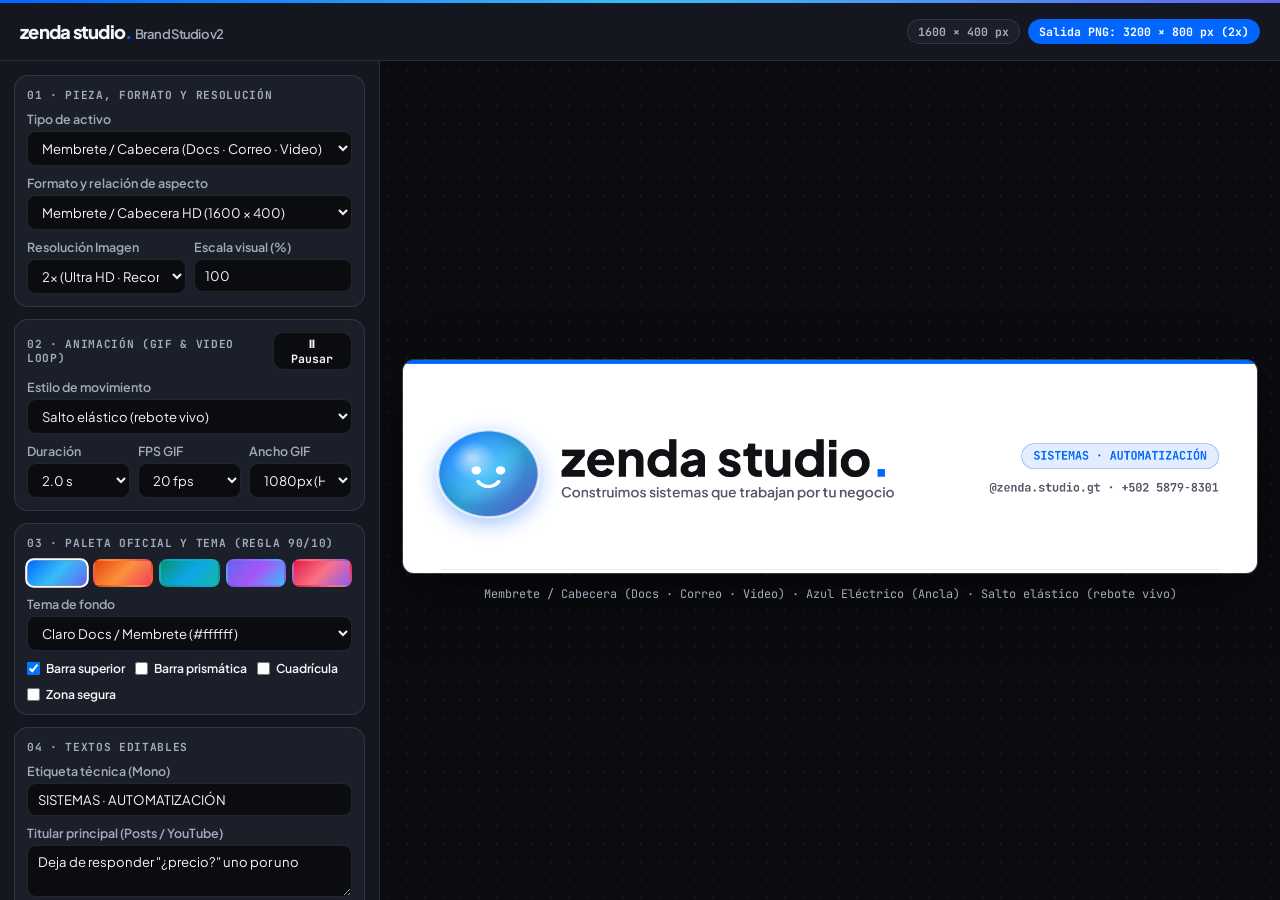
<file: docs/brand-studio.html>
<!DOCTYPE html>
<html lang="es">
<head>
  <meta charset="UTF-8" />
  <meta name="viewport" content="width=device-width, initial-scale=1.0" />
  <title>zenda studio. — Brand Studio v2 (4K + GIF)</title>
  <link rel="preconnect" href="https://fonts.googleapis.com" />
  <link rel="preconnect" href="https://fonts.gstatic.com" crossorigin />
  <link href="https://fonts.googleapis.com/css2?family=JetBrains+Mono:wght@600;700&family=Plus+Jakarta+Sans:wght@400;600;700;800&display=swap" rel="stylesheet" />
  <style>
    :root {
      --bg: #0b0c10;
      --panel: #14171f;
      --panel-2: #1b1f2a;
      --text: #f5f7fa;
      --muted: #a3abba;
      --border: rgba(255,255,255,.1);
      --accent: #0066ff;
      --c1: #0066ff;
      --c2: #38bdf8;
      --c3: #6366f1;
    }
    * { box-sizing: border-box; margin: 0; padding: 0; }
    body {
      font-family: 'Plus Jakarta Sans', system-ui, sans-serif;
      background: var(--bg);
      color: var(--text);
      min-height: 100vh;
      display: grid;
      grid-template-rows: 3px 58px 1fr;
    }
    .prism-top { background: linear-gradient(90deg, var(--c1), var(--c2), var(--c3)); }
    header {
      display: flex; align-items: center; justify-content: space-between;
      padding: 0 20px; border-bottom: 1px solid var(--border); background: var(--panel);
      gap: 12px;
    }
    .logo { font-weight: 800; font-size: 1.15rem; letter-spacing: -0.04em; }
    .logo span { color: var(--accent); }
    .header-badges { display: flex; gap: 8px; align-items: center; flex-wrap: wrap; }
    .badge {
      font-family: 'JetBrains Mono', monospace; font-size: 0.72rem; font-weight: 700;
      padding: 4px 10px; border-radius: 99px; background: var(--panel-2); color: var(--muted);
      border: 1px solid var(--border);
    }
    .badge-accent { color: #fff; background: var(--accent); border-color: var(--accent); }
    main {
      display: grid; grid-template-columns: 380px 1fr;
      height: calc(100vh - 61px); overflow: hidden;
    }
    aside {
      background: var(--panel); border-right: 1px solid var(--border);
      padding: 14px; overflow-y: auto; display: flex; flex-direction: column; gap: 12px;
    }
    .group {
      background: var(--panel-2); border: 1px solid var(--border);
      border-radius: 14px; padding: 12px; display: flex; flex-direction: column; gap: 9px;
    }
    .group-title {
      font-family: 'JetBrains Mono', monospace; font-size: 0.7rem; font-weight: 700;
      text-transform: uppercase; letter-spacing: 0.06em; color: var(--muted);
      display: flex; justify-content: space-between; align-items: center;
    }
    label { display: flex; flex-direction: column; gap: 4px; font-size: 0.78rem; color: var(--muted); font-weight: 600; }
    select, input[type="text"], textarea, input[type="number"] {
      width: 100%; background: var(--bg); color: var(--text); border: 1px solid var(--border);
      border-radius: 9px; padding: 7px 10px; font-family: inherit; font-size: 0.82rem;
    }
    textarea { resize: vertical; min-height: 52px; }
    .row-2 { display: grid; grid-template-columns: 1fr 1fr; gap: 8px; }
    .row-3 { display: grid; grid-template-columns: 1fr 1fr 1fr; gap: 8px; }
    .swatches { display: grid; grid-template-columns: repeat(5, 1fr); gap: 6px; }
    .swatch {
      height: 28px; border-radius: 8px; border: 2px solid transparent; cursor: pointer;
      transition: transform .15s, border-color .15s;
    }
    .swatch.active { border-color: #fff; transform: scale(1.06); }
    .checks { display: flex; flex-wrap: wrap; gap: 10px; }
    .check {
      display: flex; align-items: center; gap: 6px; font-size: 0.76rem;
      color: var(--text); cursor: pointer; font-weight: 600; flex-direction: row;
    }
    .btn {
      border: 1px solid var(--border); background: var(--bg); color: var(--text);
      padding: 8px 11px; border-radius: 10px; font-family: inherit; font-weight: 700;
      font-size: 0.8rem; cursor: pointer; transition: .15s;
    }
    .btn:hover:not(:disabled) { border-color: var(--accent); }
    .btn:disabled { opacity: 0.55; cursor: wait; }
    .btn-primary { background: var(--accent); border-color: var(--accent); color: #fff; }
    .btn-primary:hover:not(:disabled) { filter: brightness(1.12); }
    .btn-gif { background: #6366f1; border-color: #6366f1; color: #fff; }
    .btn-gif:hover:not(:disabled) { filter: brightness(1.12); }
    .btn-kit { background: #16a34a; border-color: #16a34a; color: #fff; }
    .btn-kit:hover:not(:disabled) { filter: brightness(1.1); }

    .progress-wrap {
      display: none; flex-direction: column; gap: 5px;
      background: var(--bg); border: 1px solid var(--border); border-radius: 10px; padding: 8px 10px;
    }
    .progress-wrap.active { display: flex; }
    .progress-label { font-family: 'JetBrains Mono', monospace; font-size: 0.72rem; color: var(--text); }
    .progress-track { height: 6px; border-radius: 99px; background: var(--panel-2); overflow: hidden; }
    .progress-fill { height: 100%; width: 0%; background: var(--accent); transition: width .08s linear; }

    .stage-wrap {
      display: flex; flex-direction: column; align-items: center; justify-content: center;
      padding: 22px; gap: 12px; overflow: auto;
      background-image: radial-gradient(rgba(255,255,255,.06) 1px, transparent 1px);
      background-size: 18px 18px;
    }
    .canvas-shell {
      border-radius: 12px; overflow: hidden; box-shadow: 0 24px 60px rgba(0,0,0,.55);
      border: 1px solid var(--border); max-width: 100%; max-height: calc(100vh - 165px);
      display: flex; align-items: center; justify-content: center;
      background-image:
        linear-gradient(45deg, #252936 25%, transparent 25%),
        linear-gradient(-45deg, #252936 25%, transparent 25%),
        linear-gradient(45deg, transparent 75%, #252936 75%),
        linear-gradient(-45deg, transparent 75%, #252936 75%);
      background-size: 20px 20px;
      background-position: 0 0, 0 10px, 10px -10px, -10px 0;
      background-color: #1b1f2a;
    }
    canvas { display: block; max-width: 100%; max-height: calc(100vh - 168px); width: auto; height: auto; }
    .meta-bar {
      display: flex; align-items: center; gap: 12px; flex-wrap: wrap; justify-content: center;
      font-family: 'JetBrains Mono', monospace; font-size: 0.74rem; color: var(--muted);
    }
    @media (max-width: 960px) {
      main { grid-template-columns: 1fr; height: auto; overflow: visible; }
      aside { border-right: none; border-bottom: 1px solid var(--border); }
    }
  </style>
</head>
<body>
  <div class="prism-top"></div>
  <header>
    <div class="logo">zenda studio<span>.</span> <span style="font-weight:600;color:var(--muted);font-size:.82rem;">Brand Studio v2</span></div>
    <div class="header-badges">
      <div class="badge" id="dim-badge">1600 × 400 px</div>
      <div class="badge badge-accent" id="export-badge">Salida PNG: 3200 × 800 px (2x)</div>
    </div>
  </header>

  <main>
    <aside>
      <!-- 01 · PIEZA Y RESOLUCIÓN -->
      <div class="group">
        <div class="group-title">01 · Pieza, Formato y Resolución</div>
        <label>Tipo de activo
          <select id="mode">
            <option value="letterhead" selected>Membrete / Cabecera (Docs · Correo · Video)</option>
            <option value="logo">Logotipo oficial (zenda studio.)</option>
            <option value="logo_tagline">Logotipo + Promesa de marca</option>
            <option value="monogram">Monograma oficial (zs.)</option>
            <option value="mascot">Mascota Esfera (único degradado)</option>
            <option value="logo_mascot">Mascota + Logotipo combinado</option>
            <option value="social_post">Post Comercial / Redes Sociales</option>
            <option value="youtube_thumb">Miniatura / Portada YouTube</option>
            <option value="contact_card">Firma Visual / Tarjeta de Contacto</option>
          </select>
        </label>

        <label>Formato y relación de aspecto
          <select id="preset">
            <option value="1600x400" selected>Membrete / Cabecera HD (1600 × 400)</option>
            <option value="2000x700">Logo Horizontal HD (2000 × 700)</option>
            <option value="3200x1120">Logo Horizontal 4K (3200 × 1120)</option>
            <option value="1080x1080">Avatar / Perfil IG · WA · YT (1080 × 1080 · 1:1)</option>
            <option value="512x512">Favicon / App Icon (512 × 512 · 1:1)</option>
            <option value="1080x1200">Formato 9:10 (1080 × 1200 · 9:10)</option>
            <option value="1080x1350">Instagram Post Vertical (1080 × 1350 · 4:5)</option>
            <option value="1080x1920">Reels / TikTok / YT Shorts (1080 × 1920 · 9:16)</option>
            <option value="1920x1080">YouTube Miniatura Full HD (1920 × 1080 · 16:9)</option>
            <option value="2560x1440">YouTube Banner de Canal (2560 × 1440 · 16:9)</option>
            <option value="1200x630">Portada Web / LinkedIn / OG (1200 × 630)</option>
            <option value="1200x360">Firma de Correo / Banner WA (1200 × 360)</option>
            <option value="custom">Personalizado (ancho × alto)</option>
          </select>
        </label>

        <div class="row-2" id="custom-dims" style="display:none;">
          <label>Ancho (px)<input type="number" id="custom-w" value="1600" min="128" max="4096" /></label>
          <label>Alto (px)<input type="number" id="custom-h" value="400" min="128" max="4096" /></label>
        </div>

        <div class="row-2">
          <label>Resolución Imagen
            <select id="res-mult">
              <option value="1">1x (Estándar)</option>
              <option value="2" selected>2x (Ultra HD · Recomendado)</option>
              <option value="3">3x (4K / Impresión)</option>
            </select>
          </label>
          <label>Escala visual (%)
            <input type="number" id="scale" value="100" min="50" max="160" step="5" />
          </label>
        </div>
      </div>

      <!-- 02 · ANIMACIÓN PARA GIF Y VIDEO -->
      <div class="group">
        <div class="group-title">
          <span>02 · Animación (GIF & Video Loop)</span>
          <button class="btn" id="btn-play" style="padding:3px 9px;font-size:.72rem;">⏸ Pausar</button>
        </div>
        <label>Estilo de movimiento
          <select id="anim-type">
            <option value="none">Estático (sin animación)</option>
            <option value="bounce" selected>Salto elástico (rebote vivo)</option>
            <option value="dot_jump">Punto travieso (el punto . salta)</option>
            <option value="float">Flotación suave (levitación)</option>
            <option value="typewriter">Escritura técnica (tipo consola)</option>
            <option value="slide_in">Entrada de membrete (desliza + destello)</option>
            <option value="pulse">Pulso y brillo comercial</option>
          </select>
        </label>
        <div class="row-3">
          <label>Duración
            <select id="anim-dur">
              <option value="1.5">1.5 s</option>
              <option value="2" selected>2.0 s</option>
              <option value="3">3.0 s</option>
              <option value="4">4.0 s</option>
            </select>
          </label>
          <label>FPS GIF
            <select id="anim-fps">
              <option value="15">15 fps</option>
              <option value="20" selected>20 fps</option>
              <option value="24">24 fps</option>
              <option value="30">30 fps</option>
            </select>
          </label>
          <label>Ancho GIF
            <select id="gif-maxw">
              <option value="720">720px (Ligero)</option>
              <option value="1080" selected>1080px (HD)</option>
              <option value="1440">1440px (Ultra)</option>
            </select>
          </label>
        </div>
      </div>

      <!-- 03 · PALETA Y TEMA -->
      <div class="group">
        <div class="group-title">03 · Paleta Oficial y Tema (Regla 90/10)</div>
        <div class="swatches" id="swatches"></div>
        <label>Tema de fondo
          <select id="theme">
            <option value="dark">Oscuro Web (#0b0c10)</option>
            <option value="slate">Gris Portada (#181b22)</option>
            <option value="light" selected>Claro Docs / Membrete (#ffffff)</option>
            <option value="transparent_dark">Transparente · Texto Oscuro (PNG/GIF)</option>
            <option value="transparent_light">Transparente · Texto Blanco (PNG/GIF)</option>
          </select>
        </label>
        <div class="checks">
          <label class="check"><input type="checkbox" id="show-bar" checked /> Barra superior</label>
          <label class="check"><input type="checkbox" id="bar-prism" /> Barra prismática</label>
          <label class="check"><input type="checkbox" id="show-grid" /> Cuadrícula</label>
          <label class="check"><input type="checkbox" id="show-guides" /> Zona segura</label>
        </div>
      </div>

      <!-- 04 · TEXTOS EDITABLES -->
      <div class="group">
        <div class="group-title">04 · Textos Editables</div>
        <label>Etiqueta técnica (Mono)
          <input type="text" id="tag-text" value="SISTEMAS · AUTOMATIZACIÓN" />
        </label>
        <label>Titular principal (Posts / YouTube)
          <textarea id="headline">Deja de responder "¿precio?" uno por uno</textarea>
        </label>
        <label>Subtítulo / Promesa
          <textarea id="subtext">Construimos sistemas que trabajan por tu negocio, publicados a tu nombre y listos para crecer contigo.</textarea>
        </label>
        <div class="row-2">
          <label>Botón / CTA<input type="text" id="cta-text" value="Cotiza por WhatsApp →" /></label>
          <label>Contacto pie<input type="text" id="footer-text" value="@zenda.studio.gt · +502 5879-8301" /></label>
        </div>
      </div>

      <!-- 05 · EXPORTAR -->
      <div class="group">
        <div class="group-title">05 · Exportar (Ultra HD · GIF · Video)</div>
        <div class="row-2">
          <button class="btn btn-primary" id="btn-png">⬇ PNG Ultra HD</button>
          <button class="btn" id="btn-svg">⬇ SVG Vector</button>
        </div>
        <div class="row-2">
          <button class="btn" id="btn-jpg">⬇ JPG Ultra HD</button>
          <button class="btn" id="btn-webp">⬇ WebP Ultra HD</button>
        </div>
        <button class="btn btn-gif" id="btn-gif">🎬 Generar GIF Animado (.gif)</button>
        <button class="btn" id="btn-webm">🎥 Grabar Video HD Loop (.webm)</button>
        <button class="btn btn-kit" id="btn-kit">⚡ Exportar Kit Base Ultra HD (6 PNGs)</button>

        <div class="progress-wrap" id="progress-wrap">
          <div class="progress-label" id="progress-label">Preparando...</div>
          <div class="progress-track"><div class="progress-fill" id="progress-fill"></div></div>
        </div>
      </div>
    </aside>

    <section class="stage-wrap">
      <div class="canvas-shell">
        <canvas id="canvas" width="1600" height="400"></canvas>
      </div>
      <div class="meta-bar">
        <span id="meta-info">Modo: Membrete · Azul Eléctrico (#0066ff)</span>
      </div>
    </section>
  </main>

  <script>
    /* ==================== CONFIGURACIÓN DE MARCA ==================== */
    const PALETTES = [
      { id: 'azul',      name: 'Azul Eléctrico (Ancla)', c1: '#0066ff', c2: '#38bdf8', c3: '#6366f1' },
      { id: 'naranja',   name: 'Naranja Pulso',          c1: '#e8470f', c2: '#fb923c', c3: '#f43f5e' },
      { id: 'esmeralda', name: 'Verde Esmeralda',        c1: '#059669', c2: '#0ea5e9', c3: '#14b8a6' },
      { id: 'indigo',    name: 'Indigo Prisma',          c1: '#6366f1', c2: '#a855f7', c3: '#38bdf8' },
      { id: 'carmesi',   name: 'Carmesí Vivo',           c1: '#e11d48', c2: '#fb7185', c3: '#8b5cf6' }
    ];

    const THEMES = {
      dark:              { bg: '#0b0c10', surface: '#14171f', surface2: '#1b1f2a', text: '#f5f7fa', muted: '#a3abba', border: 'rgba(255,255,255,0.11)', grid: 'rgba(255,255,255,0.035)', isLight: false },
      slate:             { bg: '#181b22', surface: '#20242e', surface2: '#272c38', text: '#f5f7fa', muted: '#a3abba', border: 'rgba(255,255,255,0.12)', grid: 'rgba(255,255,255,0.035)', isLight: false },
      light:             { bg: '#ffffff', surface: '#f8f9fb', surface2: '#f2f4f7', text: '#0f1115', muted: '#525866', border: '#eaecf0',                grid: 'rgba(15,17,21,0.04)',     isLight: true  },
      transparent_dark:  { bg: null,      surface: '#f8f9fb', surface2: '#f2f4f7', text: '#0f1115', muted: '#525866', border: 'rgba(15,17,21,0.14)',    grid: null,                      isLight: true  },
      transparent_light: { bg: null,      surface: '#14171f', surface2: '#1b1f2a', text: '#ffffff', muted: '#c2cad6', border: 'rgba(255,255,255,0.18)', grid: null,                      isLight: false }
    };

    const $ = (id) => document.getElementById(id);
    const canvas = $('canvas');
    const ctx = canvas.getContext('2d', { willReadFrequently: true });
    let activePalette = PALETTES[0];
    let isPlaying = true;
    let animStart = performance.now();
    let isExporting = false;

    // Swatches de paletas
    const swWrap = $('swatches');
    PALETTES.forEach((p, idx) => {
      const b = document.createElement('button');
      b.className = 'swatch' + (idx === 0 ? ' active' : '');
      b.title = p.name;
      b.style.background = `linear-gradient(135deg, ${p.c1}, ${p.c2}, ${p.c3})`;
      b.onclick = () => {
        activePalette = p;
        document.documentElement.style.setProperty('--accent', p.c1);
        document.documentElement.style.setProperty('--c1', p.c1);
        document.documentElement.style.setProperty('--c2', p.c2);
        document.documentElement.style.setProperty('--c3', p.c3);
        swWrap.querySelectorAll('.swatch').forEach(x => x.classList.remove('active'));
        b.classList.add('active');
        drawPreviewFrame(currentProgress());
      };
      swWrap.appendChild(b);
    });

    function getDims() {
      const val = $('preset').value;
      if (val === 'custom') {
        return [
          Math.max(128, Math.min(4096, Number($('custom-w').value) || 1600)),
          Math.max(128, Math.min(4096, Number($('custom-h').value) || 400))
        ];
      }
      return val.split('x').map(Number);
    }

    function updateBadges() {
      const [W, H] = getDims();
      const mult = Number($('res-mult').value) || 2;
      $('dim-badge').textContent = `${W} × ${H} px`;
      $('export-badge').textContent = `Salida PNG: ${W * mult} × ${H * mult} px (${mult}x)`;
      const animName = $('anim-type').selectedOptions[0].text;
      $('meta-info').textContent = `${$('mode').selectedOptions[0].text} · ${activePalette.name} · ${animName}`;
    }

    /* ==================== FUNCIONES DE EASING Y ANIMACIÓN ==================== */
    function easeOutCubic(x) { return 1 - Math.pow(1 - x, 3); }
    function easeInOutQuad(x) { return x < 0.5 ? 2 * x * x : 1 - Math.pow(-2 * x + 2, 2) / 2; }

    function getAnimState(animType, t) {
      const st = {
        offsetY: 0, offsetX: 0,
        scaleX: 1, scaleY: 1,
        dotY: 0, dotRipple: 0,
        alpha: 1,
        shimmer: -1, // 0..1 sweep
        typeRatio: 1,
        blink: false,
        pulse: 0
      };

      if (animType === 'none') return st;

      if (animType === 'bounce') {
        // Salto con anticipación, impulso aéreo y caída elástica (loop limpio)
        if (t >= 0.08 && t < 0.16) {
          const p = (t - 0.08) / 0.08;
          const sq = Math.sin(p * Math.PI);
          st.scaleX = 1 + sq * 0.14;
          st.scaleY = 1 - sq * 0.14;
          st.offsetY = sq * 0.04;
        } else if (t >= 0.16 && t < 0.56) {
          const p = (t - 0.16) / 0.40;
          const jump = Math.sin(p * Math.PI);
          st.offsetY = -jump * 0.24;
          const stretch = Math.sin(p * Math.PI * 2) * 0.06;
          st.scaleX = 1 - Math.abs(stretch) * 0.7;
          st.scaleY = 1 + Math.abs(stretch);
        } else if (t >= 0.56 && t < 0.72) {
          const p = (t - 0.56) / 0.16;
          const sq = Math.sin(p * Math.PI) * (1 - p * 0.4);
          st.scaleX = 1 + sq * 0.15;
          st.scaleY = 1 - sq * 0.15;
          st.offsetY = sq * 0.045;
        } else if (t >= 0.72 && t < 0.88) {
          const p = (t - 0.72) / 0.16;
          st.offsetY = -Math.sin(p * Math.PI) * 0.07;
        }
        st.pulse = 0.5 + 0.5 * Math.sin(t * Math.PI * 2);
      }

      else if (animType === 'dot_jump') {
        if (t >= 0.12 && t < 0.48) {
          const p = (t - 0.12) / 0.36;
          st.dotY = -Math.sin(p * Math.PI) * 0.58;
        } else if (t >= 0.48 && t < 0.78) {
          st.dotRipple = (t - 0.48) / 0.30;
          if (t < 0.62) {
            const p = (t - 0.48) / 0.14;
            st.dotY = -Math.sin(p * Math.PI) * 0.16;
          }
        }
        st.offsetY = Math.sin(t * Math.PI * 2) * 0.018;
      }

      else if (animType === 'float') {
        const s = Math.sin(t * Math.PI * 2);
        st.offsetY = s * 0.075;
        st.scaleX = 1 + s * 0.02;
        st.scaleY = 1 + s * 0.02;
        st.pulse = 0.5 + 0.5 * Math.cos(t * Math.PI * 2);
      }

      else if (animType === 'typewriter') {
        if (t < 0.48) {
          st.typeRatio = Math.max(0.08, t / 0.48);
        } else if (t < 0.86) {
          st.typeRatio = 1;
        } else {
          st.alpha = Math.max(0, 1 - (t - 0.86) / 0.14);
        }
        st.blink = Math.floor(t * 10) % 2 === 0;
        st.shimmer = t;
      }

      else if (animType === 'slide_in') {
        if (t < 0.20) {
          const p = easeOutCubic(t / 0.20);
          st.offsetX = -(1 - p) * 0.16;
          st.alpha = p;
        } else if (t < 0.82) {
          st.offsetX = 0;
          st.alpha = 1;
          if (t >= 0.36 && t <= 0.64) {
            st.shimmer = (t - 0.36) / 0.28;
          }
        } else {
          const p = easeInOutQuad((t - 0.82) / 0.18);
          st.offsetX = p * 0.12;
          st.alpha = 1 - p;
        }
      }

      else if (animType === 'pulse') {
        const wave = 0.5 - 0.5 * Math.cos(t * Math.PI * 2);
        st.scaleX = 1 + wave * 0.045;
        st.scaleY = 1 + wave * 0.045;
        st.pulse = wave;
        st.shimmer = t;
      }

      return st;
    }

    /* ==================== COMPONENTES DE DIBUJO ==================== */
    function roundRect(c, x, y, w, h, r) {
      const rad = Math.min(r, w / 2, h / 2);
      c.beginPath();
      c.moveTo(x + rad, y);
      c.arcTo(x + w, y, x + w, y + h, rad);
      c.arcTo(x + w, y + h, x, y + h, rad);
      c.arcTo(x, y + h, x, y, rad);
      c.arcTo(x, y, x + w, y, rad);
      c.closePath();
    }

    function wrapLines(c, text, maxW) {
      const out = [];
      String(text || '').split('\n').forEach(para => {
        const words = para.trim().split(/\s+/);
        let line = '';
        words.forEach(w => {
          const test = line ? line + ' ' + w : w;
          if (c.measureText(test).width > maxW && line) {
            out.push(line);
            line = w;
          } else {
            line = test;
          }
        });
        if (line) out.push(line);
      });
      return out;
    }

    function drawWordmark(c, cx, cy, size, textColor, accentColor, align = 'center', anim = {}) {
      c.save();
      c.font = `800 ${size}px "Plus Jakarta Sans", sans-serif`;
      c.textBaseline = 'middle';

      const fullBase = 'zenda studio';
      const showChars = anim.typeRatio !== undefined && anim.typeRatio < 1
        ? Math.max(1, Math.floor(fullBase.length * anim.typeRatio))
        : fullBase.length;
      const base = fullBase.slice(0, showChars);
      const showDot = showChars === fullBase.length;

      const wFullBase = c.measureText(fullBase).width;
      const wDot = c.measureText('.').width;
      const total = wFullBase + wDot;
      const startX = align === 'center' ? cx - total / 2 : (align === 'right' ? cx - total : cx);

      c.textAlign = 'left';
      c.fillStyle = textColor;
      c.fillText(base, startX, cy);

      if (showDot) {
        const dotX = startX + wFullBase;
        const dotOffsetY = (anim.dotY || 0) * size;
        // Onda expansiva cuando el punto cae
        if (anim.dotRipple > 0) {
          c.save();
          const r = size * (0.10 + anim.dotRipple * 0.45);
          c.beginPath();
          c.arc(dotX + wDot * 0.5, cy + size * 0.24, r, 0, Math.PI * 2);
          c.strokeStyle = accentColor;
          c.globalAlpha = Math.max(0, (1 - anim.dotRipple) * 0.7);
          c.lineWidth = Math.max(2, size * 0.04);
          c.stroke();
          c.restore();
        }
        c.fillStyle = accentColor;
        c.fillText('.', dotX, cy + dotOffsetY);
      } else if (anim.blink) {
        const curX = startX + c.measureText(base).width + size * 0.06;
        c.fillStyle = accentColor;
        c.fillRect(curX, cy - size * 0.38, Math.max(3, size * 0.06), size * 0.78);
      }
      c.restore();
      return total;
    }

    function drawMonogram(c, cx, cy, boxSize, accentColor, isLightBg, anim = {}) {
      c.save();
      c.translate(cx, cy);
      c.scale(anim.scaleX || 1, anim.scaleY || 1);

      const x = -boxSize / 2;
      const y = -boxSize / 2;
      const rad = boxSize * 0.22;

      roundRect(c, x, y, boxSize, boxSize, rad);
      c.fillStyle = '#0f1115';
      c.fill();
      c.lineWidth = Math.max(2, boxSize * 0.025);
      c.strokeStyle = isLightBg ? 'rgba(15,17,21,0.14)' : 'rgba(255,255,255,0.18)';
      c.stroke();

      const fSize = boxSize * 0.46;
      c.font = `800 ${fSize}px "Plus Jakarta Sans", sans-serif`;
      c.textBaseline = 'middle';
      const wZS = c.measureText('zs').width;
      const dotR = boxSize * 0.068;
      const totalW = wZS + dotR * 2.5;
      const sx = -totalW / 2;

      c.textAlign = 'left';
      c.fillStyle = '#ffffff';
      c.fillText('zs', sx, boxSize * 0.02);

      const dotCX = sx + wZS + dotR * 1.45;
      const dotCY = fSize * 0.25 + (anim.dotY || 0) * fSize * 0.7;

      if (anim.dotRipple > 0) {
        c.save();
        c.beginPath();
        c.arc(dotCX, fSize * 0.25, dotR * (1 + anim.dotRipple * 2.8), 0, Math.PI * 2);
        c.strokeStyle = accentColor;
        c.globalAlpha = Math.max(0, 1 - anim.dotRipple);
        c.lineWidth = Math.max(2, boxSize * 0.022);
        c.stroke();
        c.restore();
      }

      c.beginPath();
      c.arc(dotCX, dotCY, dotR, 0, Math.PI * 2);
      c.fillStyle = accentColor;
      c.fill();
      c.restore();
    }

    function drawMascot(c, cx, cy, r, pal, anim = {}) {
      c.save();
      c.translate(cx, cy);
      c.scale(anim.scaleX || 1, anim.scaleY || 1);

      // Sombra de piso cuando salta o flota
      if (anim.offsetY < -0.02) {
        c.save();
        const factor = Math.max(0.45, 1 + anim.offsetY * 1.5);
        c.fillStyle = 'rgba(0,0,0,0.16)';
        c.beginPath();
        c.ellipse(0, r * 1.15 - anim.offsetY * r * 1.6, r * 0.65 * factor, r * 0.14 * factor, 0, 0, Math.PI * 2);
        c.fill();
        c.restore();
      }

      c.shadowColor = pal.c1 + '66';
      c.shadowBlur = r * (0.42 + (anim.pulse || 0) * 0.16);
      c.shadowOffsetY = r * 0.12;

      const grad = c.createLinearGradient(-r, -r, r, r);
      grad.addColorStop(0, pal.c1);
      grad.addColorStop(0.52, pal.c2);
      grad.addColorStop(1, pal.c3);

      c.beginPath();
      c.arc(0, 0, r, 0, Math.PI * 2);
      c.fillStyle = grad;
      c.fill();

      c.shadowColor = 'transparent';
      const gloss = c.createRadialGradient(-r * 0.32, -r * 0.36, r * 0.05, -r * 0.2, -r * 0.2, r * 0.95);
      gloss.addColorStop(0, 'rgba(255,255,255,0.62)');
      gloss.addColorStop(0.45, 'rgba(255,255,255,0.10)');
      gloss.addColorStop(1, 'rgba(0,0,0,0.16)');
      c.beginPath();
      c.arc(0, 0, r, 0, Math.PI * 2);
      c.fillStyle = gloss;
      c.fill();

      c.lineWidth = Math.max(2, r * 0.055);
      c.strokeStyle = 'rgba(255,255,255,0.70)';
      c.stroke();

      // Carita con pequeño parpadeo expresivo
      c.fillStyle = '#ffffff';
      const eyeY = -r * 0.08;
      const eyeOff = r * 0.24;
      const eyeR = r * 0.095;
      c.beginPath(); c.arc(-eyeOff, eyeY, eyeR, 0, Math.PI * 2); c.fill();
      c.beginPath(); c.arc(eyeOff, eyeY, eyeR, 0, Math.PI * 2); c.fill();

      c.beginPath();
      c.arc(0, r * 0.05, r * 0.24, 0.18 * Math.PI, 0.82 * Math.PI);
      c.strokeStyle = '#ffffff';
      c.lineWidth = Math.max(2.5, r * 0.075);
      c.lineCap = 'round';
      c.stroke();
      c.restore();
    }

    function drawBackground(c, W, H, theme, pal, showBar, barPrism, showGrid, anim) {
      c.clearRect(0, 0, W, H);
      if (theme.bg) {
        c.fillStyle = theme.bg;
        c.fillRect(0, 0, W, H);
      }
      if (showGrid && theme.grid) {
        const step = Math.round(Math.min(W, H) / 10);
        c.strokeStyle = theme.grid;
        c.lineWidth = 1;
        for (let x = step; x < W; x += step) {
          c.beginPath(); c.moveTo(x, 0); c.lineTo(x, H); c.stroke();
        }
        for (let y = step; y < H; y += step) {
          c.beginPath(); c.moveTo(0, y); c.lineTo(W, y); c.stroke();
        }
      }
      if (showBar) {
        const barH = Math.max(6, Math.round(H * 0.018));
        if (barPrism) {
          const g = c.createLinearGradient(0, 0, W, 0);
          g.addColorStop(0, pal.c1);
          g.addColorStop(0.5, pal.c2);
          g.addColorStop(1, pal.c3);
          c.fillStyle = g;
        } else {
          c.fillStyle = pal.c1;
        }
        c.fillRect(0, 0, W, barH);

        // Destello sutil animado sobre la barra
        if (anim.shimmer >= 0) {
          const sx = (anim.shimmer * 1.4 - 0.2) * W;
          const sg = c.createLinearGradient(sx - W * 0.12, 0, sx + W * 0.12, 0);
          sg.addColorStop(0, 'rgba(255,255,255,0)');
          sg.addColorStop(0.5, 'rgba(255,255,255,0.65)');
          sg.addColorStop(1, 'rgba(255,255,255,0)');
          c.fillStyle = sg;
          c.fillRect(0, 0, W, barH);
        }
      }
    }

    /* ==================== RENDER PRINCIPAL (CON MULTIPLICADOR) ==================== */
    function renderScene(targetCtx, W, H, t, overrides = {}, hideGuides = false) {
      const mode = overrides.mode || $('mode').value;
      const themeKey = overrides.theme || $('theme').value;
      const pal = overrides.palette || activePalette;
      const scale = (overrides.scale || Number($('scale').value) || 100) / 100;
      const animType = overrides.animType !== undefined ? overrides.animType : $('anim-type').value;
      const showBar = overrides.showBar !== undefined ? overrides.showBar : $('show-bar').checked;
      const barPrism = overrides.barPrism !== undefined ? overrides.barPrism : $('bar-prism').checked;
      const showGrid = overrides.showGrid !== undefined ? overrides.showGrid : $('show-grid').checked;
      const showGuides = !hideGuides && $('show-guides').checked;

      const theme = THEMES[themeKey];
      const anim = getAnimState(animType, t);

      drawBackground(targetCtx, W, H, theme, pal, showBar, barPrism, showGrid, anim);

      const minSide = Math.min(W, H);
      const pad = Math.round(minSide * 0.09);
      const tag = $('tag-text').value.trim();
      const headline = $('headline').value.trim();
      const subtext = $('subtext').value.trim();
      const cta = $('cta-text').value.trim();
      const foot = $('footer-text').value.trim();

      targetCtx.save();
      targetCtx.globalAlpha = anim.alpha;

      const moveX = anim.offsetX * W;
      const moveY = anim.offsetY * minSide * 0.65;

      /* ---- MODO 1: MEMBRETE / CABECERA ANIMADA ---- */
      if (mode === 'letterhead') {
        const cy = H * 0.52;
        const leftX = Math.max(pad, W * 0.045) + moveX;
        const orbR = Math.min(H * 0.24, W * 0.055) * scale;

        // Mascota con salto/flotación independiente
        drawMascot(targetCtx, leftX + orbR, cy + moveY, orbR, pal, anim);

        // Logotipo + promesa
        const textX = leftX + orbR * 2 + orbR * 0.55;
        const logoSize = Math.min(H * 0.25, W * 0.058) * scale;
        drawWordmark(targetCtx, textX, cy - logoSize * 0.20, logoSize, theme.text, pal.c1, 'left', anim);

        targetCtx.save();
        targetCtx.font = `600 ${Math.round(logoSize * 0.28)}px "Plus Jakarta Sans", sans-serif`;
        targetCtx.fillStyle = theme.muted;
        targetCtx.textAlign = 'left';
        targetCtx.textBaseline = 'middle';
        const shortSub = (subtext || 'Construimos sistemas que trabajan por tu negocio.').split(',')[0];
        targetCtx.fillText(shortSub, textX, cy + logoSize * 0.45);

        // Lado derecho: etiqueta técnica + contacto
        const rightX = W - Math.max(pad, W * 0.045);
        if (tag) {
          const tf = Math.round(logoSize * 0.24);
          targetCtx.font = `700 ${tf}px "JetBrains Mono", monospace`;
          const tw = targetCtx.measureText(tag).width;
          const ph = tf * 2.15;
          const pw = tw + tf * 2.0;
          const px = rightX - pw;
          const py = cy - ph - logoSize * 0.04;
          roundRect(targetCtx, px, py, pw, ph, 999);
          targetCtx.fillStyle = pal.c1 + '1d';
          targetCtx.fill();
          targetCtx.strokeStyle = pal.c1 + '66';
          targetCtx.lineWidth = Math.max(1.5, H * 0.004);
          targetCtx.stroke();

          targetCtx.fillStyle = pal.c1;
          targetCtx.textAlign = 'center';
          targetCtx.fillText(tag, px + pw / 2, py + ph / 2);
        }

        if (foot) {
          const ff = Math.round(logoSize * 0.24);
          targetCtx.font = `700 ${ff}px "JetBrains Mono", monospace`;
          targetCtx.fillStyle = theme.muted;
          targetCtx.textAlign = 'right';
          targetCtx.fillText(foot, rightX, cy + logoSize * 0.36);
        }

        // Línea inferior fina de cierre del membrete
        if (theme.border) {
          targetCtx.fillStyle = theme.border;
          targetCtx.fillRect(Math.max(pad, W * 0.045), H - Math.max(4, H * 0.02), W - Math.max(pad, W * 0.045) * 2, Math.max(2, H * 0.005));
        }
        targetCtx.restore();
      }

      /* ---- MODO 2: LOGOTIPO ---- */
      else if (mode === 'logo') {
        const fSize = Math.min(W * 0.115, H * 0.34) * scale;
        targetCtx.save();
        targetCtx.translate(W / 2 + moveX, H / 2 + moveY);
        targetCtx.scale(anim.scaleX, anim.scaleY);
        drawWordmark(targetCtx, 0, 0, fSize, theme.text, pal.c1, 'center', anim);
        targetCtx.restore();
      }

      /* ---- MODO 3: LOGOTIPO + PROMESA ---- */
      else if (mode === 'logo_tagline') {
        const fSize = Math.min(W * 0.105, H * 0.28) * scale;
        drawWordmark(targetCtx, W / 2 + moveX, H / 2 - fSize * 0.32 + moveY * 0.6, fSize, theme.text, pal.c1, 'center', anim);
        targetCtx.save();
        targetCtx.font = `600 ${Math.round(fSize * 0.22)}px "Plus Jakarta Sans", sans-serif`;
        targetCtx.fillStyle = theme.muted;
        targetCtx.textAlign = 'center';
        targetCtx.textBaseline = 'middle';
        const lines = wrapLines(targetCtx, subtext || 'Construimos sistemas que trabajan por tu negocio.', W * 0.78);
        lines.slice(0, 2).forEach((ln, i) => {
          targetCtx.fillText(ln, W / 2 + moveX, H / 2 + fSize * 0.42 + i * fSize * 0.30);
        });
        targetCtx.restore();
      }

      /* ---- MODO 4: MONOGRAMA ---- */
      else if (mode === 'monogram') {
        const box = minSide * 0.60 * scale;
        drawMonogram(targetCtx, W / 2 + moveX, H / 2 + moveY, box, pal.c1, theme.isLight, anim);
      }

      /* ---- MODO 5: MASCOTA ESFERA ---- */
      else if (mode === 'mascot') {
        const r = minSide * 0.30 * scale;
        drawMascot(targetCtx, W / 2 + moveX, H / 2 + moveY, r, pal, anim);
      }

      /* ---- MODO 6: MASCOTA + LOGOTIPO ---- */
      else if (mode === 'logo_mascot') {
        const r = Math.min(W * 0.082, H * 0.22) * scale;
        const fSize = r * 1.45;
        targetCtx.font = `800 ${fSize}px "Plus Jakarta Sans", sans-serif`;
        const wText = targetCtx.measureText('zenda studio.').width;
        const gap = r * 0.65;
        const total = r * 2 + gap + wText;
        const startX = W / 2 - total / 2 + moveX;
        drawMascot(targetCtx, startX + r, H / 2 + moveY, r, pal, anim);
        drawWordmark(targetCtx, startX + r * 2 + gap, H / 2, fSize, theme.text, pal.c1, 'left', anim);
      }

      /* ---- MODO 7 & 8: POST COMERCIAL / MINIATURA YOUTUBE ---- */
      else if (mode === 'social_post' || mode === 'youtube_thumb') {
        const isWide = W > H * 1.2;
        const topY = pad + minSide * 0.04;
        const logoSize = Math.round(minSide * 0.048 * scale);
        drawWordmark(targetCtx, pad, topY, logoSize, theme.text, pal.c1, 'left', anim);

        if (tag) {
          targetCtx.save();
          const tagF = Math.round(minSide * 0.022 * scale);
          targetCtx.font = `700 ${tagF}px "JetBrains Mono", monospace`;
          const tw = targetCtx.measureText(tag).width;
          const ph = tagF * 2.1;
          const pw = tw + tagF * 2.2;
          const px = W - pad - pw;
          const py = topY - ph / 2;
          roundRect(targetCtx, px, py, pw, ph, 999);
          targetCtx.fillStyle = pal.c1 + '22';
          targetCtx.fill();
          targetCtx.strokeStyle = pal.c1 + '66';
          targetCtx.lineWidth = 2;
          targetCtx.stroke();
          targetCtx.fillStyle = pal.c1;
          targetCtx.textAlign = 'center';
          targetCtx.textBaseline = 'middle';
          targetCtx.fillText(tag, px + pw / 2, topY);
          targetCtx.restore();
        }

        const orbR = Math.round(minSide * (isWide ? 0.13 : 0.085) * scale);
        drawMascot(targetCtx, W - pad - orbR, (isWide ? H * 0.52 : H - pad - orbR - minSide * 0.06) + moveY, orbR, pal, anim);

        const maxTextW = isWide ? W * 0.64 : W - pad * 2;
        const hSize = Math.round(minSide * (isWide ? 0.092 : 0.080) * scale);
        targetCtx.save();
        targetCtx.font = `800 ${hSize}px "Plus Jakarta Sans", sans-serif`;
        targetCtx.fillStyle = theme.text;
        targetCtx.textAlign = 'left';
        targetCtx.textBaseline = 'top';
        const hLines = wrapLines(targetCtx, headline, maxTextW);
        let curY = isWide ? H * 0.25 : H * 0.24;
        hLines.forEach(ln => {
          targetCtx.fillText(ln, pad + moveX, curY);
          curY += hSize * 1.12;
        });

        if (subtext) {
          curY += hSize * 0.26;
          const sSize = Math.round(minSide * 0.031 * scale);
          targetCtx.font = `400 ${sSize}px "Plus Jakarta Sans", sans-serif`;
          targetCtx.fillStyle = theme.muted;
          const sLines = wrapLines(targetCtx, subtext, isWide ? maxTextW : W - pad * 2);
          sLines.slice(0, 4).forEach(ln => {
            targetCtx.fillText(ln, pad + moveX, curY);
            curY += sSize * 1.46;
          });
        }

        if (cta) {
          curY += minSide * 0.04;
          const cSize = Math.round(minSide * 0.029 * scale);
          targetCtx.font = `700 ${cSize}px "Plus Jakarta Sans", sans-serif`;
          const cw = targetCtx.measureText(cta).width + cSize * 2.4;
          const ch = cSize * 2.4;
          const sc = 1 + (anim.pulse || 0) * 0.03;
          targetCtx.save();
          targetCtx.translate(pad + cw / 2 + moveX, curY + ch / 2);
          targetCtx.scale(sc, sc);
          roundRect(targetCtx, -cw / 2, -ch / 2, cw, ch, 14);
          targetCtx.fillStyle = pal.c1;
          targetCtx.fill();
          targetCtx.fillStyle = '#ffffff';
          targetCtx.textAlign = 'center';
          targetCtx.textBaseline = 'middle';
          targetCtx.fillText(cta, 0, 0);
          targetCtx.restore();
        }

        if (foot) {
          const fF = Math.round(minSide * 0.022 * scale);
          targetCtx.font = `700 ${fF}px "JetBrains Mono", monospace`;
          targetCtx.fillStyle = theme.muted;
          targetCtx.textBaseline = 'bottom';
          targetCtx.fillText(foot, pad, H - pad * 0.72);
        }
        targetCtx.restore();
      }

      /* ---- MODO 9: FIRMA VISUAL / TARJETA ---- */
      else if (mode === 'contact_card') {
        const cardX = pad;
        const cardY = pad;
        const cardW = W - pad * 2;
        const cardH = H - pad * 2;
        roundRect(targetCtx, cardX, cardY, cardW, cardH, 24);
        targetCtx.fillStyle = theme.surface;
        targetCtx.fill();
        targetCtx.strokeStyle = theme.border;
        targetCtx.lineWidth = 2;
        targetCtx.stroke();

        const mSize = Math.min(cardH * 0.50, cardW * 0.22) * scale;
        drawMonogram(targetCtx, cardX + mSize * 0.85, H / 2 + moveY * 0.5, mSize, pal.c1, theme.isLight, anim);

        const tx = cardX + mSize * 1.55 + moveX;
        const lSize = Math.min(cardH * 0.20, cardW * 0.055) * scale;
        drawWordmark(targetCtx, tx, H / 2 - lSize * 0.85, lSize, theme.text, pal.c1, 'left', anim);

        targetCtx.save();
        targetCtx.font = `600 ${Math.round(lSize * 0.42)}px "Plus Jakarta Sans", sans-serif`;
        targetCtx.fillStyle = theme.muted;
        targetCtx.textAlign = 'left';
        targetCtx.textBaseline = 'middle';
        targetCtx.fillText(tag || 'Sistemas Web & Automatización Digital', tx, H / 2 + lSize * 0.05);

        targetCtx.font = `700 ${Math.round(lSize * 0.36)}px "JetBrains Mono", monospace`;
        targetCtx.fillStyle = pal.c1;
        targetCtx.fillText(foot || '@zenda.studio.gt  ·  +502 5879-8301', tx, H / 2 + lSize * 0.85);
        targetCtx.restore();
      }

      targetCtx.restore();

      // Guía zona segura (solo vista previa)
      if (showGuides) {
        targetCtx.save();
        targetCtx.setLineDash([10, 8]);
        targetCtx.strokeStyle = '#f59e0b';
        targetCtx.lineWidth = 3;
        if (W === 2560 && H === 1440) {
          targetCtx.strokeRect((W - 1546) / 2, (H - 423) / 2, 1546, 423);
        } else {
          targetCtx.strokeRect(W * 0.06, H * 0.12, W * 0.88, H * 0.76);
        }
        targetCtx.restore();
      }
    }

    function currentProgress() {
      const durMs = (Number($('anim-dur').value) || 2) * 1000;
      return ((performance.now() - animStart) % durMs) / durMs;
    }

    function drawPreviewFrame(t) {
      const [W, H] = getDims();
      if (canvas.width !== W || canvas.height !== H) {
        canvas.width = W;
        canvas.height = H;
      }
      updateBadges();
      renderScene(ctx, W, H, t, {}, false);
    }

    function tick() {
      if (!isExporting && isPlaying && $('anim-type').value !== 'none') {
        drawPreviewFrame(currentProgress());
      }
      requestAnimationFrame(tick);
    }

    /* ==================== EXPORTACIÓN ESTÁTICA ULTRA HD ==================== */
    function renderHighResCanvas(overrides = {}) {
      const [W, H] = overrides.dims || getDims();
      const mult = overrides.mult !== undefined ? overrides.mult : (Number($('res-mult').value) || 2);
      const off = document.createElement('canvas');
      off.width = Math.round(W * mult);
      off.height = Math.round(H * mult);
      const octx = off.getContext('2d');
      octx.scale(mult, mult);
      renderScene(octx, W, H, 0, { ...overrides, animType: 'none' }, true);
      return off;
    }

    function downloadImage(mime, ext) {
      const off = renderHighResCanvas();
      const mult = Number($('res-mult').value) || 2;
      const a = document.createElement('a');
      a.download = `zenda_${$('mode').value}_${activePalette.id}_${off.width}x${off.height}_${mult}x.${ext}`;
      a.href = off.toDataURL(mime, 0.96);
      a.click();
    }

    function downloadSVG() {
      const [W, H] = getDims();
      const mode = $('mode').value;
      const theme = THEMES[$('theme').value];
      const pal = activePalette;
      const bgRect = theme.bg ? `<rect width="${W}" height="${H}" fill="${theme.bg}"/>` : '';

      let inner = '';
      if (mode === 'monogram') {
        const s = Math.min(W, H) * 0.60;
        const x = (W - s) / 2, y = (H - s) / 2;
        inner = `
          <rect x="${x}" y="${y}" width="${s}" height="${s}" rx="${s * 0.22}" fill="#0f1115"/>
          <text x="${W / 2 - s * 0.05}" y="${H / 2 + s * 0.16}" text-anchor="middle"
            font-family="Plus Jakarta Sans, sans-serif" font-weight="800" font-size="${s * 0.46}" fill="#ffffff">zs</text>
          <circle cx="${W / 2 + s * 0.25}" cy="${H / 2 + s * 0.12}" r="${s * 0.068}" fill="${pal.c1}"/>`;
      } else if (mode === 'mascot') {
        const r = Math.min(W, H) * 0.30;
        inner = `
          <defs><linearGradient id="g" x1="0%" y1="0%" x2="100%" y2="100%">
            <stop offset="0%" stop-color="${pal.c1}"/><stop offset="52%" stop-color="${pal.c2}"/><stop offset="100%" stop-color="${pal.c3}"/>
          </linearGradient></defs>
          <circle cx="${W / 2}" cy="${H / 2}" r="${r}" fill="url(#g)" stroke="rgba(255,255,255,0.72)" stroke-width="${r * 0.055}"/>
          <circle cx="${W / 2 - r * 0.24}" cy="${H / 2 - r * 0.08}" r="${r * 0.095}" fill="#fff"/>
          <circle cx="${W / 2 + r * 0.24}" cy="${H / 2 - r * 0.08}" r="${r * 0.095}" fill="#fff"/>
          <path d="M ${W / 2 - r * 0.20} ${H / 2 + r * 0.18} Q ${W / 2} ${H / 2 + r * 0.38} ${W / 2 + r * 0.20} ${H / 2 + r * 0.18}"
            fill="none" stroke="#fff" stroke-width="${r * 0.075}" stroke-linecap="round"/>`;
      } else {
        const fs = Math.min(W * 0.115, H * 0.34);
        inner = `<text x="${W / 2}" y="${H / 2 + fs * 0.33}" text-anchor="middle"
          font-family="Plus Jakarta Sans, sans-serif" font-weight="800" font-size="${fs}" fill="${theme.text}">zenda studio<tspan fill="${pal.c1}">.</tspan></text>`;
      }

      const svg = `<?xml version="1.0" encoding="UTF-8"?><svg xmlns="http://www.w3.org/2000/svg" viewBox="0 0 ${W} ${H}" width="${W}" height="${H}">${bgRect}${inner}</svg>`;
      const a = document.createElement('a');
      a.download = `zenda_${mode}_${pal.id}.svg`;
      a.href = URL.createObjectURL(new Blob([svg], { type: 'image/svg+xml;charset=utf-8' }));
      a.click();
    }

    async function exportBrandKit() {
      const lote = [
        { file: '01_logo_claro_4K.png',            dims: [2000, 700],  mult: 2, mode: 'logo',       theme: 'light',             showBar: false, showGrid: false },
        { file: '02_logo_oscuro_4K.png',           dims: [2000, 700],  mult: 2, mode: 'logo',       theme: 'dark',              showBar: false, showGrid: false },
        { file: '03_logo_transparente_oscuro.png', dims: [2000, 700],  mult: 2, mode: 'logo',       theme: 'transparent_dark',  showBar: false, showGrid: false },
        { file: '04_logo_transparente_blanco.png', dims: [2000, 700],  mult: 2, mode: 'logo',       theme: 'transparent_light', showBar: false, showGrid: false },
        { file: '05_monograma_2160.png',           dims: [1080, 1080], mult: 2, mode: 'monogram',   theme: 'transparent_dark',  showBar: false, showGrid: false },
        { file: '06_mascota_esfera_2160.png',      dims: [1080, 1080], mult: 2, mode: 'mascot',     theme: 'transparent_dark',  showBar: false, showGrid: false }
      ];
      for (const item of lote) {
        const off = renderHighResCanvas(item);
        const a = document.createElement('a');
        a.download = `zenda_${activePalette.id}_${item.file}`;
        a.href = off.toDataURL('image/png');
        a.click();
        await new Promise(r => setTimeout(r, 340));
      }
    }

    /* ==================== CODIFICADOR GIF89a NATIVO (CERO DEPENDENCIAS) ==================== */
    function hexToRgb(hex) {
      if (!hex || hex[0] !== '#') return null;
      const n = parseInt(hex.slice(1), 16);
      return [(n >> 16) & 255, (n >> 8) & 255, n & 255];
    }

    function buildPalette(framesRgba, seedColors, hasAlpha) {
      const maxColors = hasAlpha ? 255 : 256;
      const samples = [];
      for (const rgba of framesRgba) {
        const step = Math.max(4, Math.floor((rgba.length / 4) / 8000)) * 4;
        for (let i = 0; i < rgba.length; i += step) {
          if (rgba[i + 3] >= 128) samples.push([rgba[i], rgba[i + 1], rgba[i + 2]]);
        }
      }

      // Median-cut simple sobre las muestras
      let buckets = samples.length ? [samples] : [[[15, 17, 21], [255, 255, 255]]];
      const targetBuckets = Math.max(16, maxColors - seedColors.length);
      while (buckets.length < targetBuckets) {
        let bestIdx = -1, bestRange = -1, bestCh = 0;
        for (let i = 0; i < buckets.length; i++) {
          const b = buckets[i];
          if (b.length < 2) continue;
          for (let ch = 0; ch < 3; ch++) {
            let mn = 255, mx = 0;
            for (let j = 0; j < b.length; j++) {
              const v = b[j][ch];
              if (v < mn) mn = v;
              if (v > mx) mx = v;
            }
            if (mx - mn > bestRange) { bestRange = mx - mn; bestIdx = i; bestCh = ch; }
          }
        }
        if (bestIdx === -1 || bestRange <= 2) break;
        const b = buckets.splice(bestIdx, 1)[0];
        b.sort((a, c) => a[bestCh] - c[bestCh]);
        const mid = b.length >> 1;
        buckets.push(b.slice(0, mid), b.slice(mid));
      }

      const pal = [];
      const seen = new Set();
      const pushColor = (rgb) => {
        if (!rgb || pal.length >= maxColors) return;
        const key = (rgb[0] << 16) | (rgb[1] << 8) | rgb[2];
        if (!seen.has(key)) { seen.add(key); pal.push(rgb); }
      };

      seedColors.forEach(pushColor);
      buckets.forEach(b => {
        let r = 0, g = 0, bl = 0;
        for (let i = 0; i < b.length; i++) { r += b[i][0]; g += b[i][1]; bl += b[i][2]; }
        pushColor([Math.round(r / b.length), Math.round(g / b.length), Math.round(bl / b.length)]);
      });
      while (pal.length < 256) pal.push([0, 0, 0]);
      return pal;
    }

    function mapFrameToIndices(rgba, pal, hasAlpha) {
      const len = rgba.length >> 2;
      const out = new Uint8Array(len);
      const maxIdx = hasAlpha ? 255 : 256;
      const cache = new Int16Array(32768);
      cache.fill(-1);

      for (let i = 0, p = 0; i < len; i++, p += 4) {
        if (hasAlpha && rgba[p + 3] < 128) { out[i] = 255; continue; }
        const r = rgba[p], g = rgba[p + 1], b = rgba[p + 2];
        const key = ((r >> 3) << 10) | ((g >> 3) << 5) | (b >> 3);
        let best = cache[key];
        if (best === -1) {
          let bestDist = 1e9;
          for (let c = 0; c < maxIdx; c++) {
            const dr = r - pal[c][0], dg = g - pal[c][1], db = b - pal[c][2];
            const d = dr * dr * 2 + dg * dg * 4 + db * db;
            if (d < bestDist) { bestDist = d; best = c; if (d === 0) break; }
          }
          cache[key] = best;
        }
        out[i] = best;
      }
      return out;
    }

    function lzwEncode(indices) {
      const clearCode = 256, eoiCode = 257;
      let nextCode = 258, codeSize = 9;
      const hKeys = new Int32Array(8192);
      const hVals = new Int32Array(8192);
      hKeys.fill(-1);

      const bytes = [];
      const sub = [];
      let bitBuf = 0, bitCnt = 0;

      function flushSub() {
        if (sub.length > 0) {
          bytes.push(sub.length);
          for (let i = 0; i < sub.length; i++) bytes.push(sub[i]);
          sub.length = 0;
        }
      }
      function writeCode(code, size) {
        bitBuf |= (code << bitCnt);
        bitCnt += size;
        while (bitCnt >= 8) {
          sub.push(bitBuf & 0xff);
          bitBuf >>>= 8;
          bitCnt -= 8;
          if (sub.length === 255) flushSub();
        }
      }

      bytes.push(8); // LZW minimum code size
      writeCode(clearCode, codeSize);

      let prefix = indices[0];
      for (let i = 1; i < indices.length; i++) {
        const k = indices[i];
        const key = (prefix << 8) | k;
        let idx = (Math.imul(key, 2654435761) >>> 19) & 8191;
        while (hKeys[idx] !== -1 && hKeys[idx] !== key) idx = (idx + 1) & 8191;

        if (hKeys[idx] === key) {
          prefix = hVals[idx];
        } else {
          writeCode(prefix, codeSize);
          if (nextCode === (1 << codeSize) && codeSize < 12) codeSize++;
          if (nextCode < 4096) {
            hKeys[idx] = key;
            hVals[idx] = nextCode++;
          } else {
            writeCode(clearCode, codeSize);
            hKeys.fill(-1);
            nextCode = 258;
            codeSize = 9;
          }
          prefix = k;
        }
      }

      writeCode(prefix, codeSize);
      if (nextCode === (1 << codeSize) && codeSize < 12) codeSize++;
      writeCode(eoiCode, codeSize);

      if (bitCnt > 0) sub.push(bitBuf & 0xff);
      flushSub();
      bytes.push(0); // Fin de sub-bloques
      return bytes;
    }

    function pushLE16(arr, v) { arr.push(v & 0xff, (v >> 8) & 0xff); }

    async function exportGIF() {
      if (isExporting) return;
      isExporting = true;
      setProgress(true, 4, 'Preparando cuadros del GIF...');
      toggleExportButtons(true);

      try {
        const [origW, origH] = getDims();
        const maxW = Number($('gif-maxw').value) || 1080;
        const ratio = Math.min(1, maxW / Math.max(origW, origH));
        const W = Math.max(64, Math.round(origW * ratio));
        const H = Math.max(64, Math.round(origH * ratio));

        const dur = Number($('anim-dur').value) || 2;
        const fps = Number($('anim-fps').value) || 20;
        const totalFrames = $('anim-type').value === 'none' ? 1 : Math.max(6, Math.round(dur * fps));
        const delayCs = Math.max(2, Math.round(100 / fps));
        const themeKey = $('theme').value;
        const hasAlpha = THEMES[themeKey].bg === null;

        const off = document.createElement('canvas');
        off.width = W;
        off.height = H;
        const octx = off.getContext('2d', { willReadFrequently: true });

        const framesRgba = [];
        for (let f = 0; f < totalFrames; f++) {
          const t = f / totalFrames;
          octx.save();
          octx.setTransform(W / origW, 0, 0, H / origH, 0, 0);
          renderScene(octx, origW, origH, t, {}, true);
          octx.restore();
          framesRgba.push(octx.getImageData(0, 0, W, H).data);
          setProgress(true, 5 + Math.round((f / totalFrames) * 35), `Capturando cuadro ${f + 1}/${totalFrames}...`);
          await new Promise(r => setTimeout(r, 0));
        }

        setProgress(true, 42, 'Optimizando paleta de colores Zenda...');
        await new Promise(r => setTimeout(r, 0));

        const th = THEMES[themeKey];
        const seeds = [
          hexToRgb(th.bg), hexToRgb(th.surface), hexToRgb(th.text), hexToRgb(th.muted),
          hexToRgb(activePalette.c1), hexToRgb(activePalette.c2), hexToRgb(activePalette.c3),
          [255, 255, 255], [15, 17, 21]
        ].filter(Boolean);

        const sampleSubset = framesRgba.length > 4
          ? [framesRgba[0], framesRgba[Math.floor(framesRgba.length * 0.35)], framesRgba[Math.floor(framesRgba.length * 0.7)]]
          : framesRgba;
        const palette = buildPalette(sampleSubset, seeds, hasAlpha);

        const out = [0x47, 0x49, 0x46, 0x38, 0x39, 0x61]; // GIF89a
        pushLE16(out, W);
        pushLE16(out, H);
        out.push(0xf7, 0x00, 0x00); // Global color table 256 colores

        for (let i = 0; i < 256; i++) out.push(palette[i][0], palette[i][1], palette[i][2]);

        // Extensión NETSCAPE2.0 para bucle infinito
        out.push(0x21, 0xff, 0x0b, 0x4e, 0x45, 0x54, 0x53, 0x43, 0x41, 0x50, 0x45, 0x32, 0x2e, 0x30, 0x03, 0x01, 0x00, 0x00, 0x00);

        for (let f = 0; f < framesRgba.length; f++) {
          const indices = mapFrameToIndices(framesRgba[f], palette, hasAlpha);
          const lzw = lzwEncode(indices);

          // Graphic Control Extension (disposal=2 limpia el cuadro previo para evitar fantasmas)
          out.push(0x21, 0xf9, 0x04, hasAlpha ? 0x09 : 0x08);
          pushLE16(out, delayCs);
          out.push(hasAlpha ? 255 : 0, 0x00);

          // Image Descriptor
          out.push(0x2c);
          pushLE16(out, 0); pushLE16(out, 0);
          pushLE16(out, W); pushLE16(out, H);
          out.push(0x00);

          for (let j = 0; j < lzw.length; j++) out.push(lzw[j]);

          setProgress(true, 45 + Math.round(((f + 1) / framesRgba.length) * 53), `Codificando GIF ${f + 1}/${framesRgba.length}...`);
          await new Promise(r => setTimeout(r, 0));
        }

        out.push(0x3b); // Trailer GIF
        const blob = new Blob([new Uint8Array(out)], { type: 'image/gif' });
        const a = document.createElement('a');
        a.download = `zenda_${$('mode').value}_${$('anim-type').value}_${activePalette.id}_${W}x${H}.gif`;
        a.href = URL.createObjectURL(blob);
        a.click();
        setProgress(true, 100, `✅ GIF listo (${(blob.size / 1024).toFixed(0)} KB)`);
        setTimeout(() => setProgress(false), 2600);
      } catch (err) {
        alert('Error generando GIF: ' + err.message);
        setProgress(false);
      } finally {
        isExporting = false;
        toggleExportButtons(false);
      }
    }

    /* ==================== GRABADOR VIDEO HD LOOP (.WEBM) ==================== */
    async function exportWebM() {
      if (isExporting) return;
      if (typeof MediaRecorder === 'undefined') {
        alert('Tu navegador no soporta MediaRecorder. Usa Chrome o Edge.');
        return;
      }
      isExporting = true;
      toggleExportButtons(true);
      setProgress(true, 5, 'Grabando video HD en bucle...');

      try {
        const [W, H] = getDims();
        const off = document.createElement('canvas');
        off.width = W;
        off.height = H;
        const octx = off.getContext('2d');

        const mime = ['video/webm;codecs=vp9', 'video/webm;codecs=vp8', 'video/webm']
          .find(m => MediaRecorder.isTypeSupported(m)) || '';
        const stream = off.captureStream(30);
        const rec = new MediaRecorder(stream, { mimeType: mime || undefined, videoBitsPerSecond: 8000000 });
        const chunks = [];
        rec.ondataavailable = e => { if (e.data.size > 0) chunks.push(e.data); };

        const durMs = (Number($('anim-dur').value) || 2) * 1000;
        const done = new Promise(res => { rec.onstop = res; });
        rec.start();

        const start = performance.now();
        await new Promise(resolve => {
          function step() {
            const elapsed = performance.now() - start;
            const t = Math.min(0.999, elapsed / durMs);
            renderScene(octx, W, H, t, {}, true);
            setProgress(true, Math.round(t * 95), `Grabando video HD (${Math.round(t * 100)}%)...`);
            if (elapsed < durMs) requestAnimationFrame(step);
            else resolve();
          }
          requestAnimationFrame(step);
        });

        rec.stop();
        await done;
        const blob = new Blob(chunks, { type: 'video/webm' });
        const a = document.createElement('a');
        a.download = `zenda_${$('mode').value}_${$('anim-type').value}_${activePalette.id}_${W}x${H}.webm`;
        a.href = URL.createObjectURL(blob);
        a.click();
        setProgress(true, 100, `✅ Video WebM listo (${(blob.size / 1024).toFixed(0)} KB)`);
        setTimeout(() => setProgress(false), 2600);
      } finally {
        isExporting = false;
        toggleExportButtons(false);
      }
    }

    function setProgress(show, pct = 0, text = '') {
      $('progress-wrap').classList.toggle('active', show);
      $('progress-fill').style.width = pct + '%';
      if (text) $('progress-label').textContent = text;
    }

    function toggleExportButtons(disabled) {
      ['btn-png', 'btn-svg', 'btn-jpg', 'btn-webp', 'btn-gif', 'btn-webm', 'btn-kit']
        .forEach(id => $(id).disabled = disabled);
    }

    /* ==================== EVENTOS ==================== */
    ['mode','preset','res-mult','scale','anim-type','anim-dur','anim-fps','gif-maxw','theme',
     'custom-w','custom-h','show-bar','bar-prism','show-grid','show-guides','tag-text','headline','subtext','cta-text','footer-text']
      .forEach(id => $(id).addEventListener('input', () => {
        $('custom-dims').style.display = $('preset').value === 'custom' ? 'grid' : 'none';
        drawPreviewFrame($('anim-type').value === 'none' ? 0 : currentProgress());
      }));

    $('btn-play').onclick = () => {
      isPlaying = !isPlaying;
      $('btn-play').textContent = isPlaying ? '⏸ Pausar' : '▶ Reproducir';
      if (!isPlaying) drawPreviewFrame(0);
    };

    $('btn-png').onclick  = () => downloadImage('image/png', 'png');
    $('btn-jpg').onclick  = () => downloadImage('image/jpeg', 'jpg');
    $('btn-webp').onclick = () => downloadImage('image/webp', 'webp');
    $('btn-svg').onclick  = downloadSVG;
    $('btn-gif').onclick  = exportGIF;
    $('btn-webm').onclick = exportWebM;
    $('btn-kit').onclick  = exportBrandKit;

    document.fonts.ready.then(() => {
      drawPreviewFrame(0);
      requestAnimationFrame(tick);
    });
  </script>
</body>
</html>
</file>
<file: docs/css/styles.css>
/* zenda studio. — estilos v2 (simple, mobile-first) */
:root{
  --c1:#0066ff;--c2:#38bdf8;--c3:#6366f1;
  --accent:#0066ff;--accent-soft:rgba(0,102,255,.08);--accent-wash:rgba(0,102,255,.11);--accent-border:rgba(0,102,255,.3);
  --prism:linear-gradient(135deg,var(--c1),var(--c2),var(--c3));
  --radius-sm:10px;--radius:16px;--radius-lg:22px;
  --font:'Plus Jakarta Sans',system-ui,-apple-system,'Segoe UI',sans-serif;
  --ease:.2s ease;--transition:.2s ease;
}
[data-theme="light"]{
  --bg:#fff;--bg-subtle:#f8f9fb;--surface:#fff;--surface-2:#f2f4f7;--glass:rgba(255,255,255,.88);
  --text:#0f1115;--text-2:#525866;--text-muted:#757c8a;
  --border:#eaecf0;--border-strong:#d5d9e2;--nav-bg:rgba(255,255,255,.88);
  --shadow-sm:0 1px 2px rgba(15,17,21,.05);--shadow-md:0 12px 30px -12px rgba(15,17,21,.12);--shadow-lg:0 24px 48px -16px rgba(15,17,21,.2);
  --surface-subtle:var(--surface-2);--text-secondary:var(--text-2);
}
[data-theme="dark"]{
  --bg:#0b0c10;--bg-subtle:#0f1117;--surface:#14171f;--surface-2:#1b1f2a;--glass:rgba(20,23,31,.88);
  --text:#f5f7fa;--text-2:#a3abba;--text-muted:#7b8494;
  --border:rgba(255,255,255,.09);--border-strong:rgba(255,255,255,.17);--nav-bg:rgba(11,12,16,.86);
  --shadow-sm:0 1px 3px rgba(0,0,0,.4);--shadow-md:0 16px 36px -12px rgba(0,0,0,.6);--shadow-lg:0 28px 56px -16px rgba(0,0,0,.8);
  --surface-subtle:var(--surface-2);--text-secondary:var(--text-2);
}
*{box-sizing:border-box;margin:0;padding:0}
html{scroll-behavior:smooth}
::selection{background:var(--accent);color:#fff}
body{font-family:var(--font);background:var(--bg);color:var(--text);line-height:1.6;min-height:100vh;display:flex;flex-direction:column;-webkit-font-smoothing:antialiased;overflow-x:hidden;transition:background-color .25s,color .25s}
body::before{content:"";position:fixed;top:0;left:0;right:0;height:3px;background:var(--prism);z-index:200}
img,video,iframe{max-width:100%}
a{color:inherit}
[hidden]{display:none!important}
.container{max-width:1120px;margin:0 auto;padding:0 24px;width:100%}
.text-accent{color:var(--accent)}
:focus-visible{outline:2px solid var(--accent);outline-offset:2px;border-radius:6px}
.skip-link{position:absolute;left:-999px;top:8px;background:var(--accent);color:#fff;padding:8px 14px;border-radius:8px;z-index:400;text-decoration:none;font-weight:600}
.skip-link:focus{left:8px}

.promo-bar{background:var(--accent);color:#fff;text-align:center;padding:8px 16px;font-size:.82rem;font-weight:600}

/* Navbar */
.navbar{position:sticky;top:0;z-index:120;background:var(--nav-bg);backdrop-filter:blur(16px);-webkit-backdrop-filter:blur(16px);border-bottom:1px solid var(--border)}
.nav-inner{height:64px;display:flex;align-items:center;justify-content:space-between;gap:12px}
.brand-logo{display:inline-flex;align-items:baseline;gap:3px;text-decoration:none;color:var(--text);font-weight:800;font-size:1.22rem;letter-spacing:-.045em;user-select:none}
.brand-dot{width:7px;height:7px;border-radius:50%;background:var(--accent);display:inline-block}
.nav-right{display:flex;align-items:center;gap:6px}
.nav-link{text-decoration:none;color:var(--text-2);font-size:.88rem;font-weight:600;padding:8px 12px;border-radius:var(--radius-sm);transition:var(--ease)}
.nav-link:hover{color:var(--text);background:var(--surface-2)}
.nav-link.active{color:var(--accent);background:var(--accent-soft)}
.icon-btn{width:38px;height:38px;border-radius:var(--radius-sm);border:1px solid var(--border);background:var(--surface);color:var(--text-2);cursor:pointer;display:inline-flex;align-items:center;justify-content:center;text-decoration:none;transition:var(--ease);font-size:1.1rem}
.icon-btn:hover{color:var(--accent);border-color:var(--accent-border)}

/* Botones */
.btn{display:inline-flex;align-items:center;justify-content:center;gap:8px;padding:12px 22px;border-radius:var(--radius-sm);font-family:inherit;font-size:.9rem;font-weight:600;text-decoration:none;cursor:pointer;border:1px solid transparent;transition:var(--ease);white-space:nowrap}
.btn-sm{padding:8px 14px;font-size:.83rem}
.btn-lg{padding:14px 26px;font-size:.95rem}
.btn-full{width:100%}
.btn:disabled{opacity:.6;cursor:not-allowed}
.btn-primary{background:var(--accent);color:#fff}
.btn-primary:hover{filter:brightness(1.08);transform:translateY(-1px)}
.btn-secondary{background:var(--surface);color:var(--text);border-color:var(--border-strong)}
.btn-secondary:hover{border-color:var(--accent);color:var(--accent)}
.btn-ghost{background:transparent;color:var(--text-2)}
.btn-ghost:hover{background:var(--surface-2);color:var(--text)}
.btn-danger{background:transparent;color:#ef4444;border-color:rgba(239,68,68,.35)}
.btn-danger:hover{background:rgba(239,68,68,.1)}

/* Hero */
.hero{padding:80px 0 64px;text-align:center}
.hero-inner{max-width:720px;margin:0 auto}
.greeting-pill{display:inline-flex;align-items:center;flex-wrap:wrap;justify-content:center;gap:8px;padding:6px 14px;border-radius:99px;background:var(--surface);border:1px solid var(--border);font-size:.82rem;color:var(--text-2);margin-bottom:22px}
.greeting-dot{width:7px;height:7px;border-radius:50%;background:var(--accent)}
.greeting-strong{color:var(--text);font-weight:700}
.hero h1{font-size:clamp(2.1rem,5vw,3.5rem);font-weight:800;letter-spacing:-.04em;line-height:1.08;margin-bottom:16px}
.hero-sub{font-size:1.05rem;color:var(--text-2);max-width:560px;margin:0 auto 28px}
.hero-actions{display:flex;justify-content:center;flex-wrap:wrap;gap:10px;margin-bottom:40px}
.trust-strip{display:flex;justify-content:center;flex-wrap:wrap;gap:12px 26px;padding-top:24px;border-top:1px solid var(--border);font-size:.85rem;color:var(--text-2);list-style:none}
.trust-strip li{display:inline-flex;align-items:center;gap:7px}
.trust-strip svg{color:var(--accent)}

.page-head{padding:56px 0 40px;border-bottom:1px solid var(--border)}
.page-head h1{font-size:clamp(1.9rem,4vw,2.7rem);font-weight:800;letter-spacing:-.035em;line-height:1.1;margin-bottom:10px}
.page-head p{color:var(--text-2);max-width:560px}

/* Secciones */
.section{padding:72px 0;border-top:1px solid var(--border)}
.section-subtle{background:var(--bg-subtle)}
.section-head{margin-bottom:36px;max-width:600px}
.section-head.centered{text-align:center;margin-left:auto;margin-right:auto}
.kicker{display:inline-block;font-size:.74rem;font-weight:800;text-transform:uppercase;letter-spacing:.08em;color:var(--accent);margin-bottom:8px}
.section-head h2{font-size:clamp(1.6rem,3.2vw,2.2rem);font-weight:800;letter-spacing:-.03em;line-height:1.15;margin-bottom:10px}
.section-head p{color:var(--text-2);font-size:.96rem}

/* Paquetes */
.plans-grid{display:grid;grid-template-columns:repeat(4,1fr);gap:18px;align-items:stretch}
.plan-card{background:var(--surface);border:1px solid var(--border);border-radius:var(--radius);padding:26px 22px;display:flex;flex-direction:column;transition:transform var(--ease),box-shadow var(--ease),border-color var(--ease)}
.plan-card:hover{transform:translateY(-3px);box-shadow:var(--shadow-md);border-color:var(--accent-border)}
.plan-card.popular{border:1.5px solid var(--accent)}
.plan-top{display:flex;justify-content:space-between;align-items:center;gap:8px;margin-bottom:14px}
.plan-team{font-size:.74rem;font-weight:700;padding:4px 10px;border-radius:99px;background:var(--surface-2);color:var(--text-2)}
.plan-card.popular .plan-team{background:var(--accent-soft);color:var(--accent)}
.plan-popular-tag{font-size:.7rem;font-weight:700;color:var(--accent);text-transform:uppercase;letter-spacing:.04em}
.plan-card h3{font-size:1.12rem;font-weight:800;letter-spacing:-.02em;margin-bottom:4px}
.plan-for{font-size:.82rem;color:var(--text-muted);margin-bottom:16px;min-height:40px}
.plan-price-row{padding:14px 0;margin-bottom:16px;border-top:1px solid var(--border);border-bottom:1px solid var(--border)}
.plan-price{font-size:1.85rem;font-weight:800;letter-spacing:-.03em;line-height:1.1}
.plan-note{font-size:.75rem;color:var(--text-muted);margin-top:3px}
.feature-list{list-style:none;display:grid;gap:9px;margin-bottom:22px;flex:1}
.feature-list li{display:flex;align-items:flex-start;gap:8px;font-size:.84rem;color:var(--text-2);line-height:1.45}
.feature-list svg{color:var(--accent);flex-shrink:0;margin-top:3px}

/* Proceso + FAQ + CTA */
.steps-row{display:grid;grid-template-columns:repeat(3,1fr);gap:28px}
.step-num{font-size:.78rem;font-weight:800;color:var(--accent);letter-spacing:.06em;display:block;margin-bottom:8px}
.step-item h3{font-size:1.05rem;margin-bottom:6px}
.step-item p{font-size:.9rem;color:var(--text-2)}
.faq{max-width:720px;margin:0 auto;display:grid;gap:10px}
.faq details{background:var(--surface);border:1px solid var(--border);border-radius:var(--radius-sm);padding:14px 18px}
.faq summary{cursor:pointer;font-weight:700;font-size:.95rem}
.faq p{margin-top:8px;color:var(--text-2);font-size:.9rem}
.cta-card{background:var(--surface);border:1px solid var(--border);border-radius:var(--radius-lg);padding:46px 32px;text-align:center}
.cta-card h2{font-size:clamp(1.5rem,3vw,2.1rem);font-weight:800;letter-spacing:-.03em;margin-bottom:10px}
.cta-card p{color:var(--text-2);max-width:500px;margin:0 auto 24px;font-size:.96rem}
.cta-actions{display:flex;justify-content:center;flex-wrap:wrap;gap:10px}

/* Catálogo */
.catalog-toolbar{display:flex;justify-content:space-between;align-items:center;flex-wrap:wrap;gap:14px;margin-bottom:26px}
.tag-bar{display:flex;flex-wrap:wrap;gap:8px}
.tag-pill{padding:7px 14px;border-radius:99px;border:1px solid var(--border);background:var(--surface);color:var(--text-2);font-family:inherit;font-size:.83rem;font-weight:600;cursor:pointer;transition:var(--ease)}
.tag-pill:hover{border-color:var(--accent-border);color:var(--text)}
.tag-pill.active{background:var(--accent);color:#fff;border-color:var(--accent)}
.search-box{position:relative;display:flex;align-items:center}
.search-box svg{position:absolute;left:12px;color:var(--text-muted);pointer-events:none}
.search-box input{height:38px;padding:0 12px 0 36px;width:220px}
.catalog-grid{display:grid;grid-template-columns:repeat(3,1fr);gap:22px}
.product-card{background:var(--surface);border:1px solid var(--border);border-radius:var(--radius);overflow:hidden;display:flex;flex-direction:column;transition:transform var(--ease),box-shadow var(--ease),border-color var(--ease)}
.product-card:hover{transform:translateY(-3px);box-shadow:var(--shadow-md);border-color:var(--accent-border)}
.product-card.featured{border-color:var(--accent)}
.card-media{position:relative;aspect-ratio:16/10;background:var(--surface-2);overflow:hidden;cursor:pointer}
.card-media img,.card-media video,.card-media iframe{width:100%;height:100%;object-fit:cover;border:0;display:block}
.card-badges{position:absolute;top:12px;left:12px;right:12px;display:flex;justify-content:space-between;gap:8px;pointer-events:none}
.badge-cat{background:rgba(15,17,21,.74);backdrop-filter:blur(8px);color:#fff;font-size:.72rem;font-weight:600;padding:4px 10px;border-radius:99px}
.badge-star{background:var(--accent);color:#fff;font-size:.72rem;font-weight:700;padding:4px 10px;border-radius:99px}
.media-dots{position:absolute;bottom:10px;left:50%;transform:translateX(-50%);display:flex;gap:5px;padding:4px 8px;border-radius:99px;background:rgba(15,17,21,.55)}
.media-dot{width:6px;height:6px;border-radius:50%;background:rgba(255,255,255,.45);transition:.25s}
.media-dot.active{background:#fff;width:16px;border-radius:99px}
.card-content{padding:20px;display:flex;flex-direction:column;flex:1}
.card-head{display:flex;justify-content:space-between;align-items:flex-start;gap:10px;margin-bottom:8px}
.card-title{font-size:1.05rem;font-weight:700;line-height:1.3}
.card-price{font-size:1.08rem;font-weight:800;color:var(--accent);white-space:nowrap}
.card-desc{font-size:.87rem;color:var(--text-2);margin-bottom:14px}
.card-footer{display:grid;grid-template-columns:1fr auto;gap:8px;margin-top:auto}

/* Modal */
.modal-overlay{position:fixed;inset:0;z-index:250;background:rgba(0,0,0,.62);backdrop-filter:blur(6px);display:flex;align-items:center;justify-content:center;padding:18px}
.modal-card{background:var(--surface);border:1px solid var(--border-strong);border-radius:var(--radius-lg);max-width:720px;width:100%;max-height:90vh;overflow-y:auto;position:relative;box-shadow:var(--shadow-lg)}
.modal-close{position:absolute;top:14px;right:14px;z-index:5;width:36px;height:36px;border-radius:50%;border:1px solid var(--border);background:var(--surface);color:var(--text);cursor:pointer;font-size:1.2rem;display:grid;place-items:center}
.modal-media{aspect-ratio:16/9;background:var(--surface-2);overflow:hidden}
.modal-media img,.modal-media video,.modal-media iframe{width:100%;height:100%;object-fit:cover;border:0;display:block}
.modal-thumbs{display:flex;gap:8px;padding:12px 24px 0;overflow-x:auto}
.modal-thumb{width:70px;height:46px;border-radius:8px;overflow:hidden;border:2px solid transparent;cursor:pointer;flex-shrink:0;background:var(--surface-2);display:grid;place-items:center;font-size:.7rem;font-weight:700;color:var(--text-muted);padding:0}
.modal-thumb.active{border-color:var(--accent)}
.modal-thumb img{width:100%;height:100%;object-fit:cover}
.modal-body{padding:22px 26px 26px}
.modal-actions{display:flex;flex-wrap:wrap;gap:10px;margin-top:20px}

/* Footer */
.footer{padding:28px 0;border-top:1px solid var(--border);margin-top:auto}
.footer-inner{display:flex;justify-content:space-between;align-items:center;flex-wrap:wrap;gap:16px;font-size:.84rem;color:var(--text-muted)}
.footer-links{display:flex;align-items:center;gap:18px;flex-wrap:wrap}
.footer-links a{color:var(--text-2);text-decoration:none;font-weight:500}
.footer-links a:hover{color:var(--accent)}

/* Amiguito (esfera de cristal multicolor) */
.zenda-bot{position:fixed;right:20px;bottom:20px;z-index:190;display:flex;flex-direction:column;align-items:flex-end;gap:10px;pointer-events:none;transition:transform .42s cubic-bezier(.34,1.56,.64,1)}
.bot-bubble{pointer-events:auto;width:258px;background:var(--glass);backdrop-filter:blur(20px);-webkit-backdrop-filter:blur(20px);color:var(--text);border:1px solid var(--border-strong);border-radius:16px 16px 4px 16px;padding:12px 14px;box-shadow:var(--shadow-md);font-size:.81rem;line-height:1.45;position:relative;overflow:hidden;animation:popIn .28s ease}
.bot-bubble::before{content:"";position:absolute;top:0;left:0;right:0;height:2px;background:var(--prism)}
.bot-bubble-head{display:flex;justify-content:space-between;align-items:center;margin-bottom:4px}
.bot-tag{font-size:.69rem;font-weight:800;letter-spacing:.05em;text-transform:uppercase;color:var(--accent)}
.bot-close{border:none;background:transparent;color:var(--text-muted);cursor:pointer;font-size:1.1rem;line-height:1;padding:4px 6px}
.bot-bubble-foot{display:flex;align-items:center;justify-content:space-between;gap:6px;margin-top:9px;padding-top:8px;border-top:1px solid var(--border)}
.bot-next-btn{border:none;background:var(--surface-2);color:var(--text-2);padding:5px 9px;border-radius:6px;font-family:inherit;font-size:.72rem;font-weight:600;cursor:pointer}
.bot-next-btn:hover{color:var(--accent)}
.bot-links{display:flex;gap:5px}
.bot-chip{text-decoration:none;padding:5px 9px;border-radius:6px;font-size:.72rem;font-weight:700;background:var(--surface-2);color:var(--text);border:1px solid var(--border)}
.bot-chip.primary{background:var(--accent);color:#fff;border-color:var(--accent)}
.bot-orb{pointer-events:auto;position:relative;width:56px;height:56px;border-radius:50%;border:1.5px solid rgba(255,255,255,.5);background:transparent;cursor:pointer;display:grid;place-items:center;padding:0;overflow:hidden;box-shadow:0 10px 26px -6px var(--accent),inset 0 2px 10px rgba(255,255,255,.45);animation:orbFloat 3.6s ease-in-out infinite;-webkit-tap-highlight-color:transparent}
.bot-orb-mesh{position:absolute;inset:-35%;background:conic-gradient(from 0deg,var(--c1),var(--c2),var(--c3),var(--c1));opacity:.9;filter:blur(6px);animation:spinMesh 7s linear infinite}
.bot-orb-glass{position:absolute;inset:0;border-radius:50%;background:radial-gradient(circle at 30% 24%,rgba(255,255,255,.6) 0%,rgba(255,255,255,.08) 46%,rgba(0,0,0,.16) 100%)}
.bot-orb svg{position:relative;z-index:2;width:30px;height:30px;overflow:visible;filter:drop-shadow(0 1px 3px rgba(0,0,0,.2))}
.bot-eye-group{transform-origin:center;animation:botBlink 4.6s infinite}
.bot-orb.excited{animation:orbJump .5s ease}
@keyframes spinMesh{to{transform:rotate(360deg)}}
@keyframes orbFloat{0%,100%{transform:translateY(0)}50%{transform:translateY(-5px)}}
@keyframes orbJump{0%,100%{transform:translateY(0) scale(1)}45%{transform:translateY(-13px) scale(1.08)}}
@keyframes botBlink{0%,94%,100%{transform:scaleY(1)}97%{transform:scaleY(.08)}}
@keyframes popIn{from{opacity:0;transform:translateY(8px) scale(.96)}to{opacity:1;transform:none}}

.empty-state{grid-column:1/-1;text-align:center;padding:48px 20px;color:var(--text-muted);background:var(--surface);border:1px dashed var(--border-strong);border-radius:var(--radius)}

/* Formularios (admin) */
:where(input:not([type=checkbox]):not([type=file]):not([type=color]),textarea,select){width:100%;padding:11px 13px;border:1px solid var(--border-strong);border-radius:var(--radius-sm);background:var(--surface);color:var(--text);font:inherit;font-size:.9rem}
:where(input,textarea,select):focus{outline:none;border-color:var(--accent)}
textarea{resize:vertical}
input[type=color]{border:1px solid var(--border-strong);border-radius:var(--radius-sm);background:var(--surface)}
.form-card{background:var(--surface);border:1px solid var(--border);border-radius:var(--radius-lg);padding:26px;display:grid;gap:16px}
.field{display:grid;gap:6px}
.field label{font-size:.83rem;font-weight:600;color:var(--text-2)}
.form-row{display:grid;grid-template-columns:1fr 1fr;gap:14px}
.status-msg{font-size:.85rem;margin-top:10px;min-height:1em;color:var(--accent)}
.view-switch{display:inline-flex;background:var(--surface-2);border-radius:10px;padding:3px;gap:2px}
.view-switch button{border:none;background:transparent;color:var(--text-2);font-family:inherit;font-size:.8rem;font-weight:600;padding:6px 12px;border-radius:8px;cursor:pointer}
.view-switch button.active{background:var(--surface);color:var(--accent);box-shadow:var(--shadow-sm)}
.toast{position:fixed;left:50%;bottom:28px;transform:translateX(-50%);background:var(--text);color:var(--bg);padding:10px 18px;border-radius:99px;font-size:.85rem;font-weight:600;z-index:400;box-shadow:var(--shadow-lg)}
.preview-stage{color:var(--text)}
.order-card select{width:auto}

/* Responsive */
@media (max-width:1024px){.plans-grid{grid-template-columns:repeat(2,1fr)}.catalog-grid{grid-template-columns:repeat(2,1fr)}}
@media (max-width:720px){.steps-row{grid-template-columns:1fr;gap:20px}.nav-wa-label{display:none}.form-row{grid-template-columns:1fr}}
@media (max-width:640px){
  .container{padding:0 18px}
  .hero{padding:48px 0 44px}
  .section{padding:52px 0}
  .plans-grid,.catalog-grid{grid-template-columns:1fr}
  .plan-for{min-height:auto}
  .search-box,.search-box input{width:100%}
  .cta-card{padding:32px 20px}
  .zenda-bot{right:14px;bottom:14px}
  .bot-bubble{width:236px}
}
@media (prefers-reduced-motion:reduce){
  *,*::before,*::after{animation:none!important;transition:none!important;scroll-behavior:auto!important}
}
/* ===== v3: una página, 4 paquetes ===== */
section[id]{scroll-margin-top:76px}
.nav-link.active{background:transparent}
.hero{padding:104px 0 80px;text-align:left;background:linear-gradient(180deg,var(--accent-wash),transparent 70%)}
.hero-inner{max-width:880px;margin:0}
.hero h1{font-size:clamp(2.5rem,7vw,4.8rem);line-height:1.02;letter-spacing:-.05em;margin-bottom:22px}
.hero-sub{font-size:1.12rem;max-width:600px;margin:0 0 34px}
.hero-actions{justify-content:flex-start}
.trust-strip{justify-content:flex-start}
.greeting-pill{justify-content:flex-start}

.section-head h2{font-size:clamp(1.8rem,4vw,2.6rem);letter-spacing:-.04em}
.section-head{max-width:640px}

.plans-grid{gap:16px}
.plan-card{padding:28px 24px;border-radius:20px;gap:0}
.plan-card:hover{transform:translateY(-4px)}
.plan-top{margin-bottom:18px}
.plan-num{font-size:2.2rem;font-weight:800;letter-spacing:-.05em;line-height:1;color:var(--accent)}
.plan-team{align-self:flex-start;margin-bottom:12px}
.plan-card h3{font-size:1.3rem;margin-bottom:6px}
.plan-for{min-height:0;margin-bottom:20px;font-size:.88rem}
.plan-includes{font-size:.72rem;font-weight:800;text-transform:uppercase;letter-spacing:.08em;color:var(--text-muted);padding-top:16px;margin-bottom:12px;border-top:1px solid var(--border)}
.feature-list{gap:11px;margin-bottom:26px}
.feature-list li{font-size:.87rem}
.plan-card.popular{background:var(--text);color:var(--bg);border-color:var(--text)}
.plan-card.popular h3{color:var(--bg)}
.plan-card.popular .plan-for,.plan-card.popular .feature-list li{color:var(--bg);opacity:.82}
.plan-card.popular .plan-team{background:rgba(127,127,127,.28);color:var(--bg)}
.plan-card.popular .plan-includes{border-top-color:rgba(127,127,127,.35);color:var(--bg);opacity:.7}
.plan-card.popular .plan-num,.plan-card.popular .plan-popular-tag{color:var(--c2)}
.plan-card.popular .feature-list svg{color:var(--c2)}

.step-num{font-size:2rem;font-weight:800;letter-spacing:-.05em}
.nav-hide-sm{display:inline-block}

@media (max-width:1100px){.plans-grid{grid-template-columns:repeat(2,1fr)}}
@media (max-width:760px){.nav-hide-sm{display:none}}
@media (max-width:640px){
  .hero{padding:56px 0 48px}
  .plans-grid{grid-template-columns:1fr}
}
</file>
<file: zenda-studio-web/frontend/css/styles.css>
﻿:root {
  --bg: #ffffff;
  --bg-alt: #f7f8fa;
  --text: #111315;
  --text-muted: #5c6370;
  --accent: #007bff;
  --accent-hover: #005fd1;
  --border: #e5e7eb;
  --whatsapp: #16a34a;
  --radius: 12px;
}
* { box-sizing: border-box; margin: 0; padding: 0; }
html { scroll-behavior: smooth; }
body { font-family: 'Plus Jakarta Sans', -apple-system, BlinkMacSystemFont, sans-serif; color: var(--text); background: var(--bg); line-height: 1.6; }
.container { max-width: 1140px; margin: 0 auto; padding: 0 20px; }
.text-accent { color: var(--accent); }
.brand-logo { display: inline-flex; align-items: baseline; text-decoration: none; color: var(--text); font-weight: 800; font-size: 1.35rem; letter-spacing: -0.03em; }
.brand-dot { display: inline-block; width: 8px; height: 8px; background: var(--accent); border-radius: 50%; margin-left: 4px; }
.navbar { position: sticky; top: 0; z-index: 100; background: rgba(255,255,255,0.92); backdrop-filter: blur(10px); border-bottom: 1px solid var(--border); }
.nav-content { display: flex; justify-content: space-between; align-items: center; height: 72px; }
.nav-links { display: flex; align-items: center; gap: 24px; }
.nav-links a:not(.btn) { text-decoration: none; color: var(--text-muted); font-weight: 500; font-size: 0.95rem; transition: color .2s; }
.nav-links a:not(.btn):hover { color: var(--text); }
.btn { display: inline-flex; align-items: center; justify-content: center; gap: 8px; padding: 12px 22px; border-radius: 8px; font-weight: 600; font-size: 0.95rem; text-decoration: none; cursor: pointer; border: 1px solid transparent; transition: all .2s; }
.btn-sm { padding: 8px 16px; font-size: 0.875rem; }
.btn-full { width: 100%; }
.btn-primary { background: var(--accent); color: #fff; }
.btn-primary:hover { background: var(--accent-hover); transform: translateY(-1px); }
.btn-outline { background: transparent; border-color: var(--border); color: var(--text); }
.btn-outline:hover { border-color: var(--text); }
.btn-whatsapp { background: var(--whatsapp); color: #fff; }
.btn-whatsapp:hover { opacity: 0.92; }
.hero { padding: 88px 0 72px; border-bottom: 1px solid var(--border); }
.hero-content { max-width: 720px; }
.badge { display: inline-block; padding: 6px 12px; border-radius: 99px; background: #eef6ff; color: var(--accent); font-size: 0.8rem; font-weight: 600; margin-bottom: 18px; }
.hero h1 { font-size: clamp(2.2rem, 5vw, 3.4rem); line-height: 1.12; letter-spacing: -0.03em; margin-bottom: 18px; }
.hero p { font-size: 1.1rem; color: var(--text-muted); margin-bottom: 30px; }
.hero-actions { display: flex; flex-wrap: wrap; gap: 12px; }
.section { padding: 72px 0; }
.section-alt { background: var(--bg-alt); border-top: 1px solid var(--border); border-bottom: 1px solid var(--border); }
.section-header { display: flex; justify-content: space-between; align-items: flex-end; flex-wrap: wrap; gap: 20px; margin-bottom: 36px; }
.section-header h2 { font-size: 2rem; letter-spacing: -0.02em; }
.subtitle { color: var(--text-muted); margin-top: 6px; }
.filter-bar { display: flex; flex-wrap: wrap; gap: 8px; }
.filter-btn { padding: 8px 16px; border-radius: 99px; border: 1px solid var(--border); background: #fff; color: var(--text-muted); font-weight: 600; font-size: 0.85rem; cursor: pointer; transition: all .2s; }
.filter-btn.active, .filter-btn:hover { background: var(--text); color: #fff; border-color: var(--text); }
.catalog-grid { display: grid; grid-template-columns: repeat(auto-fill, minmax(310px, 1fr)); gap: 24px; }
.card { border: 1px solid var(--border); border-radius: var(--radius); overflow: hidden; background: #fff; display: flex; flex-direction: column; transition: transform .2s, box-shadow .2s; }
.card:hover { transform: translateY(-4px); box-shadow: 0 12px 30px rgba(0,0,0,0.06); }
.card-featured { border-color: var(--accent); }
.card-img-wrap { aspect-ratio: 16/10; background: var(--bg-alt); overflow: hidden; position: relative; }
.card-img-wrap img { width: 100%; height: 100%; object-fit: cover; display: block; }
.card-tag { position: absolute; top: 12px; left: 12px; background: rgba(17,19,21,0.85); color: #fff; padding: 4px 10px; border-radius: 6px; font-size: 0.75rem; font-weight: 600; }
.card-body { padding: 22px; display: flex; flex-direction: column; flex: 1; }
.card-title { font-size: 1.2rem; margin-bottom: 6px; }
.card-price { font-size: 1.45rem; font-weight: 800; color: var(--accent); margin-bottom: 12px; }
.card-desc { color: var(--text-muted); font-size: 0.92rem; margin-bottom: 16px; }
.card-features { list-style: none; margin-bottom: 22px; flex: 1; }
.card-features li { font-size: 0.88rem; padding: 4px 0; color: var(--text); }
.card-features li::before { content: "• "; color: var(--accent); font-weight: 800; }
.card-actions { display: grid; grid-template-columns: 1fr 1fr; gap: 8px; }
.steps-grid { display: grid; grid-template-columns: repeat(auto-fit, minmax(240px, 1fr)); gap: 24px; }
.step-card { background: #fff; padding: 28px; border-radius: var(--radius); border: 1px solid var(--border); }
.step-num { font-size: 0.85rem; font-weight: 800; color: var(--accent); display: block; margin-bottom: 10px; }
.step-card h3 { margin-bottom: 8px; font-size: 1.1rem; }
.step-card p { color: var(--text-muted); font-size: 0.92rem; }
.quote-wrapper { display: grid; grid-template-columns: 1fr 1.3fr; gap: 48px; align-items: start; }
.quote-info h2 { font-size: 2rem; margin-bottom: 12px; }
.quote-info p { color: var(--text-muted); margin-bottom: 24px; }
.quote-form { background: var(--bg-alt); padding: 32px; border-radius: var(--radius); border: 1px solid var(--border); }
.form-row { display: grid; grid-template-columns: 1fr 1fr; gap: 16px; }
.form-group { margin-bottom: 16px; }
.form-group label { display: block; font-size: 0.85rem; font-weight: 600; margin-bottom: 6px; }
.form-group input, .form-group select, .form-group textarea { width: 100%; padding: 11px 14px; border: 1px solid var(--border); border-radius: 8px; font-family: inherit; font-size: 0.95rem; background: #fff; }
.form-group input:focus, .form-group select:focus, .form-group textarea:focus { outline: 2px solid var(--accent); border-color: transparent; }
.form-status { margin-top: 12px; font-size: 0.9rem; font-weight: 600; }
.loading-state { grid-column: 1 / -1; text-align: center; padding: 40px; color: var(--text-muted); }
.footer { border-top: 1px solid var(--border); padding: 28px 0; color: var(--text-muted); font-size: 0.9rem; }
.footer-content { display: flex; justify-content: space-between; align-items: center; flex-wrap: wrap; gap: 12px; }
.whatsapp-float { position: fixed; bottom: 22px; right: 22px; background: var(--whatsapp); color: #fff; padding: 12px 18px; border-radius: 99px; font-weight: 700; font-size: 0.9rem; text-decoration: none; box-shadow: 0 8px 20px rgba(0,0,0,0.18); z-index: 99; }
@media (max-width: 768px) {
  .nav-links a:not(.btn) { display: none; }
  .quote-wrapper, .form-row { grid-template-columns: 1fr; }
}
</file>
